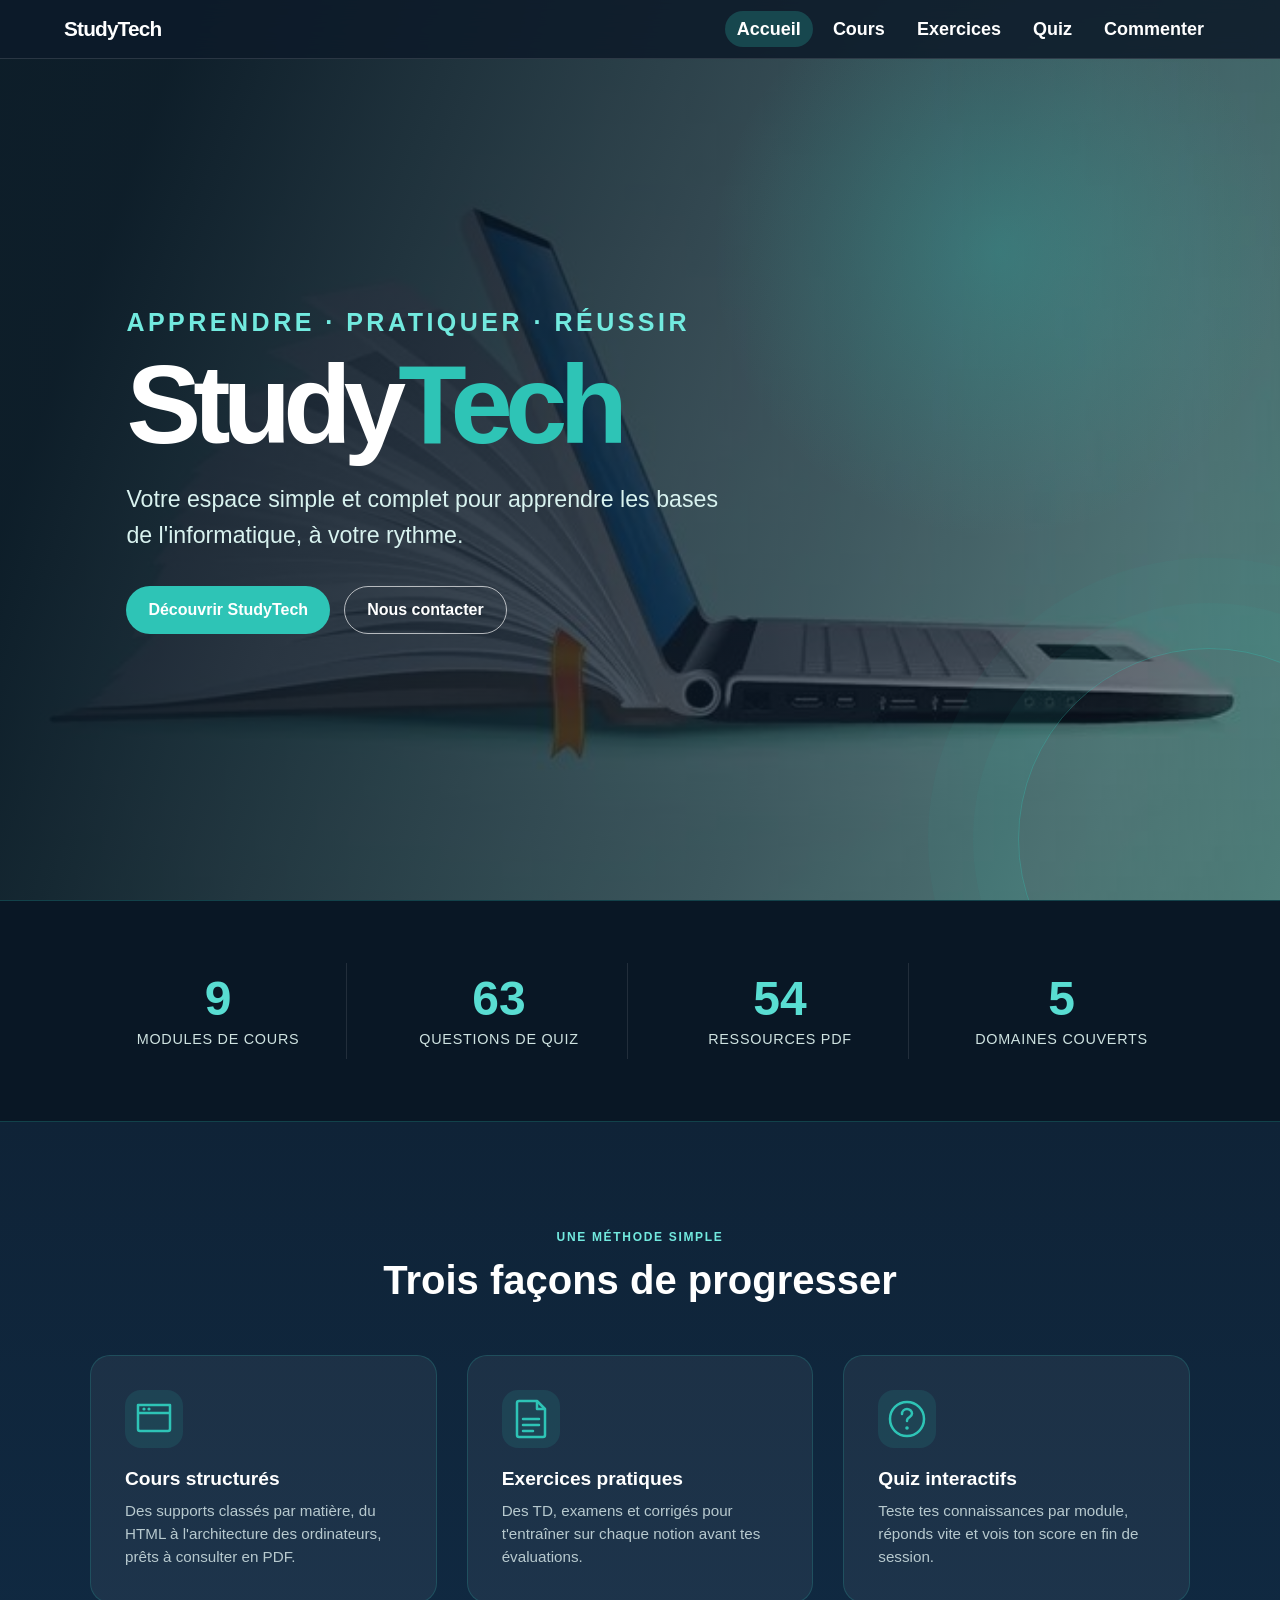
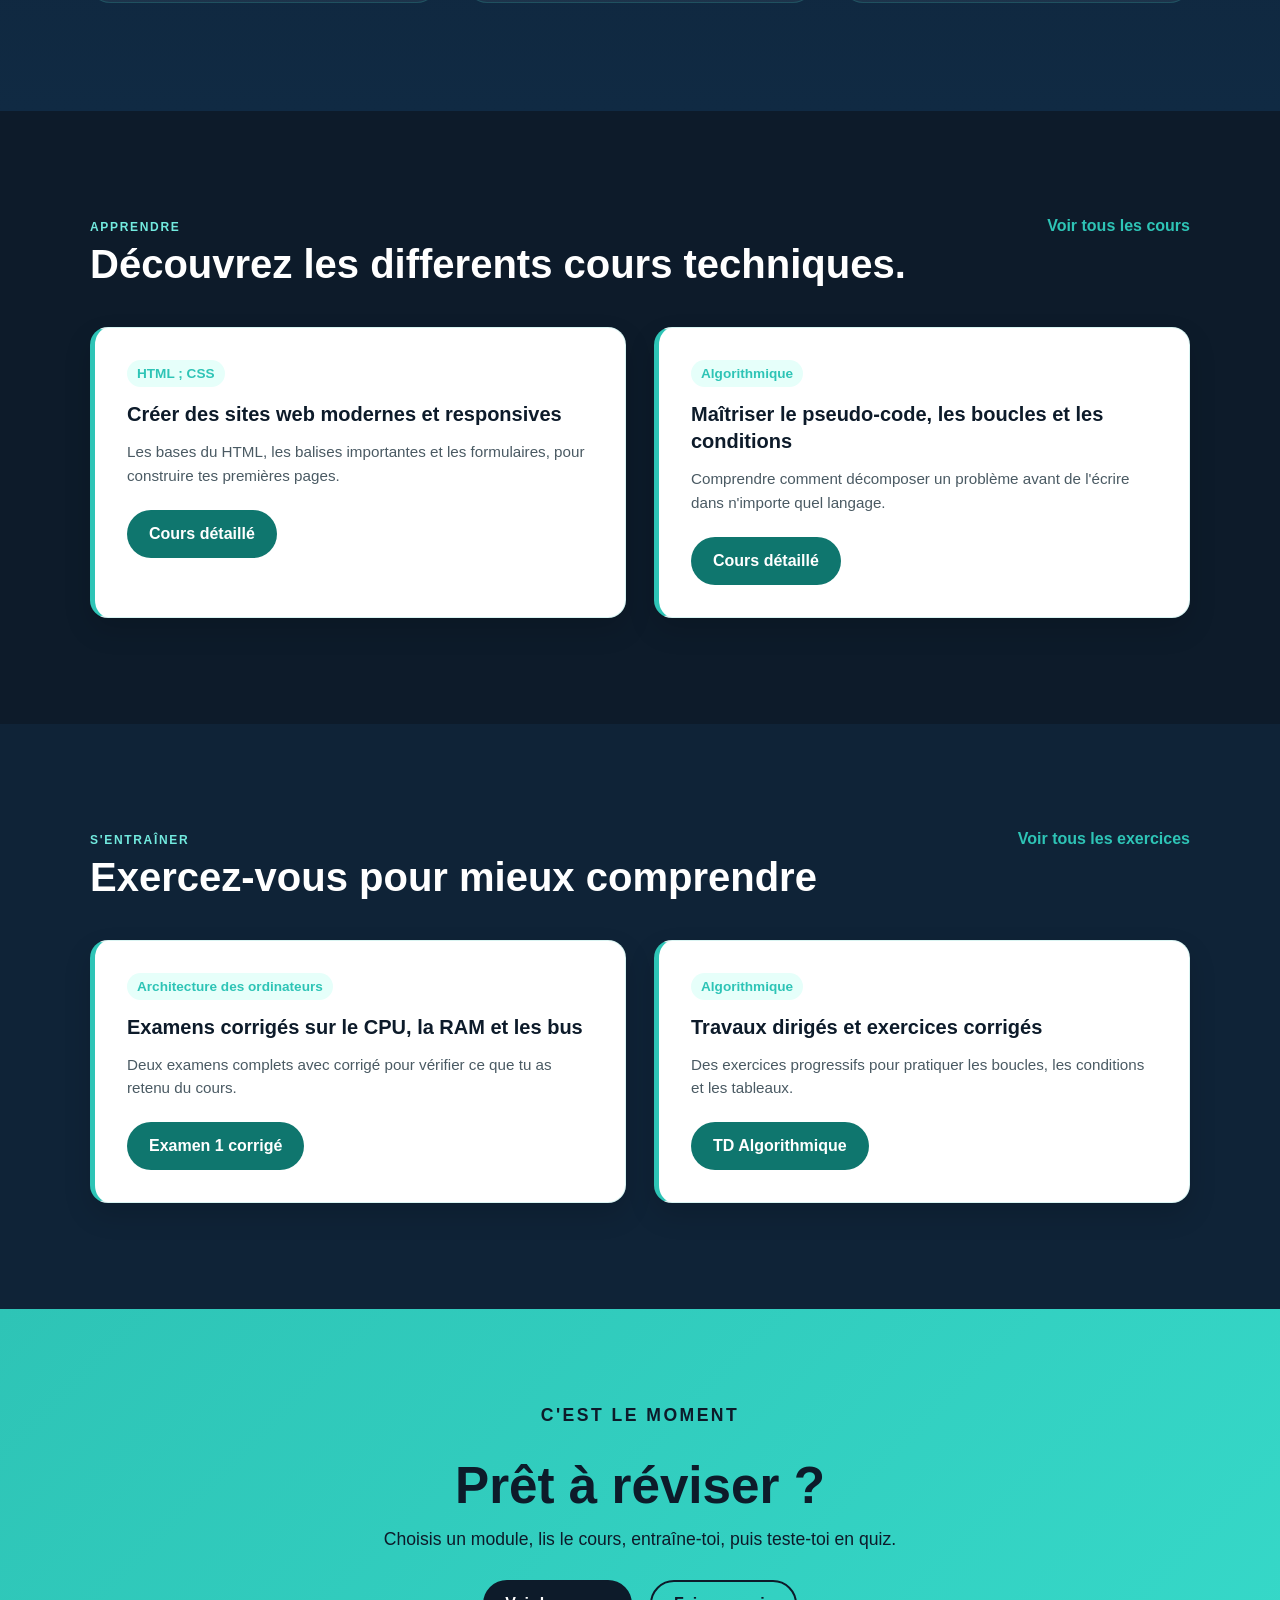
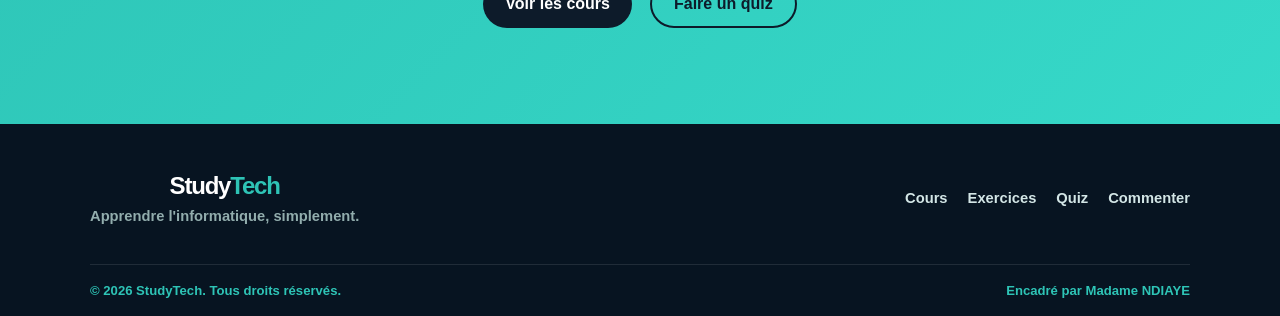
<file: index.html>
<!DOCTYPE html>
<html lang="en">
<head>
    <meta charset="UTF-8">
    <meta name="viewport" content="width=device-width, initial-scale=1.0">
    <title>ACCUEIL</title>
    <link rel="stylesheet" href="projet.css">
</head>
<body>
     <header>
        <a href="index.html">StudyTech</a>
        <input type="checkbox" id="menu-toggle" class="menu-toggle">
        <label for="menu-toggle" class="burger" aria-label="Ouvrir le menu">
            <span></span>
            <span></span>
            <span></span>
        </label>
        <nav>
            <ul>
                <li><a href="index.html" class="active">Accueil</a></li>
                <li><a href="cours.html">Cours</a></li>
                <li><a href="exercices.html">Exercices</a></li>
                 <li><a href="quiz.html">Quiz</a></li>
                <li><a href="commenter.html">Commenter</a></li>

            </ul>
        </nav>
    </header>

    <!-- HERO -->
    <section class="acc">
        <div class="hero-content">
            <p class="hero-eyebrow">APPRENDRE · PRATIQUER · RÉUSSIR</p>
            <h1>Study<span>Tech</span></h1>
            <p class="hero-description">Votre espace simple et complet pour apprendre les bases de l'informatique, à votre rythme.</p>
            <div class="hero-actions">
                <a href="a propos.html" class="button">Découvrir StudyTech</a>
                <a href="commenter.html" class="button button-ghost">Nous contacter</a>
            </div>
        </div>
    </section>

    <!-- STATS -->
    <section class="stats" id="stats">
        <div class="stats-grid">
            <div class="stat">
                <span class="stat-number" data-target="10">0</span>
                <span class="stat-label">modules de cours</span>
            </div>
            <div class="stat">
                <span class="stat-number" data-target="70">0</span>
                <span class="stat-label">questions de quiz</span>
            </div>
            <div class="stat">
                <span class="stat-number" data-target="60">0</span>
                <span class="stat-label">ressources PDF</span>
            </div>
            <div class="stat">
                <span class="stat-number" data-target="5">0</span>
                <span class="stat-label">domaines couverts</span>
            </div>
        </div>
    </section>

    <!-- CE QUE PROPOSE STUDYTECH -->
    <section class="features">
            <p class="section-eyebrow">UNE MÉTHODE SIMPLE</p>
            <h2>Trois façons de progresser</h2>
        <div class="features-grid">
            <div class="feature">
                <div class="feature-icon">
                    <svg viewBox="0 0 48 48" fill="none" xmlns="http://www.w3.org/2000/svg">
                        <path d="M8 10h32v24a2 2 0 0 1-2 2H10a2 2 0 0 1-2-2V10Z" stroke="#2ec4b6" stroke-width="2.5" stroke-linejoin="round"/>
                        <path d="M8 18h32" stroke="#2ec4b6" stroke-width="2.5"/>
                        <circle cx="14" cy="14" r="1.6" fill="#2ec4b6"/>
                        <circle cx="19" cy="14" r="1.6" fill="#2ec4b6"/>
                    </svg>
                </div>
                <h3>Cours structurés</h3>
                <p>Des supports classés par matière, du HTML à l'architecture des ordinateurs, prêts à consulter en PDF.</p>
            </div>
            <div class="feature">
                <div class="feature-icon">
                    <svg viewBox="0 0 48 48" fill="none" xmlns="http://www.w3.org/2000/svg">
                        <path d="M12 6h18l8 8v26a2 2 0 0 1-2 2H12a2 2 0 0 1-2-2V8a2 2 0 0 1 2-2Z" stroke="#2ec4b6" stroke-width="2.5" stroke-linejoin="round"/>
                        <path d="M30 6v8h8" stroke="#2ec4b6" stroke-width="2.5" stroke-linejoin="round"/>
                        <path d="M16 24h16M16 30h16M16 36h10" stroke="#2ec4b6" stroke-width="2.5" stroke-linecap="round"/>
                    </svg>
                </div>
                <h3>Exercices pratiques</h3>
                <p>Des TD, examens et corrigés pour t'entraîner sur chaque notion avant tes évaluations.</p>
            </div>
            <div class="feature">
                <div class="feature-icon">
                    <svg viewBox="0 0 48 48" fill="none" xmlns="http://www.w3.org/2000/svg">
                        <circle cx="24" cy="24" r="17" stroke="#2ec4b6" stroke-width="2.5"/>
                        <path d="M19 19c0-3 2.5-5 5-5s5 2 5 4.5c0 3-3 3.5-4.5 5.5-.6.8-.5 1.6-.5 2" stroke="#2ec4b6" stroke-width="2.5" stroke-linecap="round"/>
                        <circle cx="24" cy="33" r="1.8" fill="#2ec4b6"/>
                    </svg>
                </div>
                <h3>Quiz interactifs</h3>
                <p>Teste tes connaissances par module, réponds vite et vois ton score en fin de session.</p>
            </div>
        </div>
    </section>

    <!-- APERCU DES COURS -->
    <section class="preview preview-cours">
        <div class="preview-head">
            <div><p class="section-eyebrow">APPRENDRE</p><h2>Découvrez les differents cours techniques.</h2></div>
            <a href="cours.html" class="text-link">Voir tous les cours</a>
        </div>
        <div class="preview-grid">
            <article class="preview-card">
                <span class="preview-tag">HTML ; CSS</span>
                <h3>Créer des sites web modernes et responsives</h3>
                <p>Les bases du HTML, les balises importantes et les formulaires, pour construire tes premières pages.</p>
                <a href="./pdf/COURS.pdf" class="button">Cours détaillé</a>
            </article>
            <article class="preview-card">
                <span class="preview-tag">Algorithmique</span>
                <h3>Maîtriser le pseudo-code, les boucles et les conditions</h3>
                <p>Comprendre comment décomposer un problème avant de l'écrire dans n'importe quel langage.</p>
                <a href="./pdf/ALGO ET PROGRAMME.pdf" class="button">Cours détaillé</a>
            </article>
        </div>
    </section>

    <!-- APERCU DES EXERCICES -->
    <section class="preview preview-exos">
        <div class="preview-head">
            <div><p class="section-eyebrow">S'ENTRAÎNER</p><h2>Exercez-vous pour mieux comprendre</h2></div>
            <a href="exercices.html" class="text-link">Voir tous les exercices</a>
        </div>
        <div class="preview-grid">
            <article class="preview-card">
                <span class="preview-tag">Architecture des ordinateurs</span>
                <h3>Examens corrigés sur le CPU, la RAM et les bus</h3>
                <p>Deux examens complets avec corrigé pour vérifier ce que tu as retenu du cours.</p>
                <a href="./pdf/EXAMEN ARCHITECTURES 1 CORRIGE.pdf" class="button">Examen 1 corrigé</a>
            </article>
            <article class="preview-card">
                <span class="preview-tag">Algorithmique</span>
                <h3>Travaux dirigés et exercices corrigés</h3>
                <p>Des exercices progressifs pour pratiquer les boucles, les conditions et les tableaux.</p>
                <a href="./pdf/TD ALGO.pdf" class="button">TD Algorithmique</a>
            </article>
        </div>
    </section>

    <!-- CTA -->
    <section class="home-cta">
        <p class="cta-eyebrow">C'EST LE MOMENT</p>
        <h2>Prêt à réviser ?</h2>
        <p>Choisis un module, lis le cours, entraîne-toi, puis teste-toi en quiz.</p>
        <div class="home-cta-buttons">
            <a href="cours.html" class="button">Voir les cours</a>
            <a href="quiz.html" class="button button-outline">Faire un quiz</a>
        </div>
    </section>
    
    <footer>
        <div class="footer-content">
            <div class="footer-brand">
                <a href="index.html">Study<span>Tech</span></a>
                <p>Apprendre l'informatique, simplement.</p>
            </div>
            <nav class="footer-nav" aria-label="Navigation de pied de page">
                <a href="cours.html">Cours</a>
                <a href="exercices.html">Exercices</a>
                <a href="quiz.html">Quiz</a>
                <a href="commenter.html">Commenter</a>
            </nav>
        </div>
        <div class="footer-bottom">
            <span>© 2026 StudyTech. Tous droits réservés.</span>
            <span>Encadré par Madame NDIAYE</span>
        </div>
    </footer>
  <script src="script.js"></script>
</body>
</html>
</file>
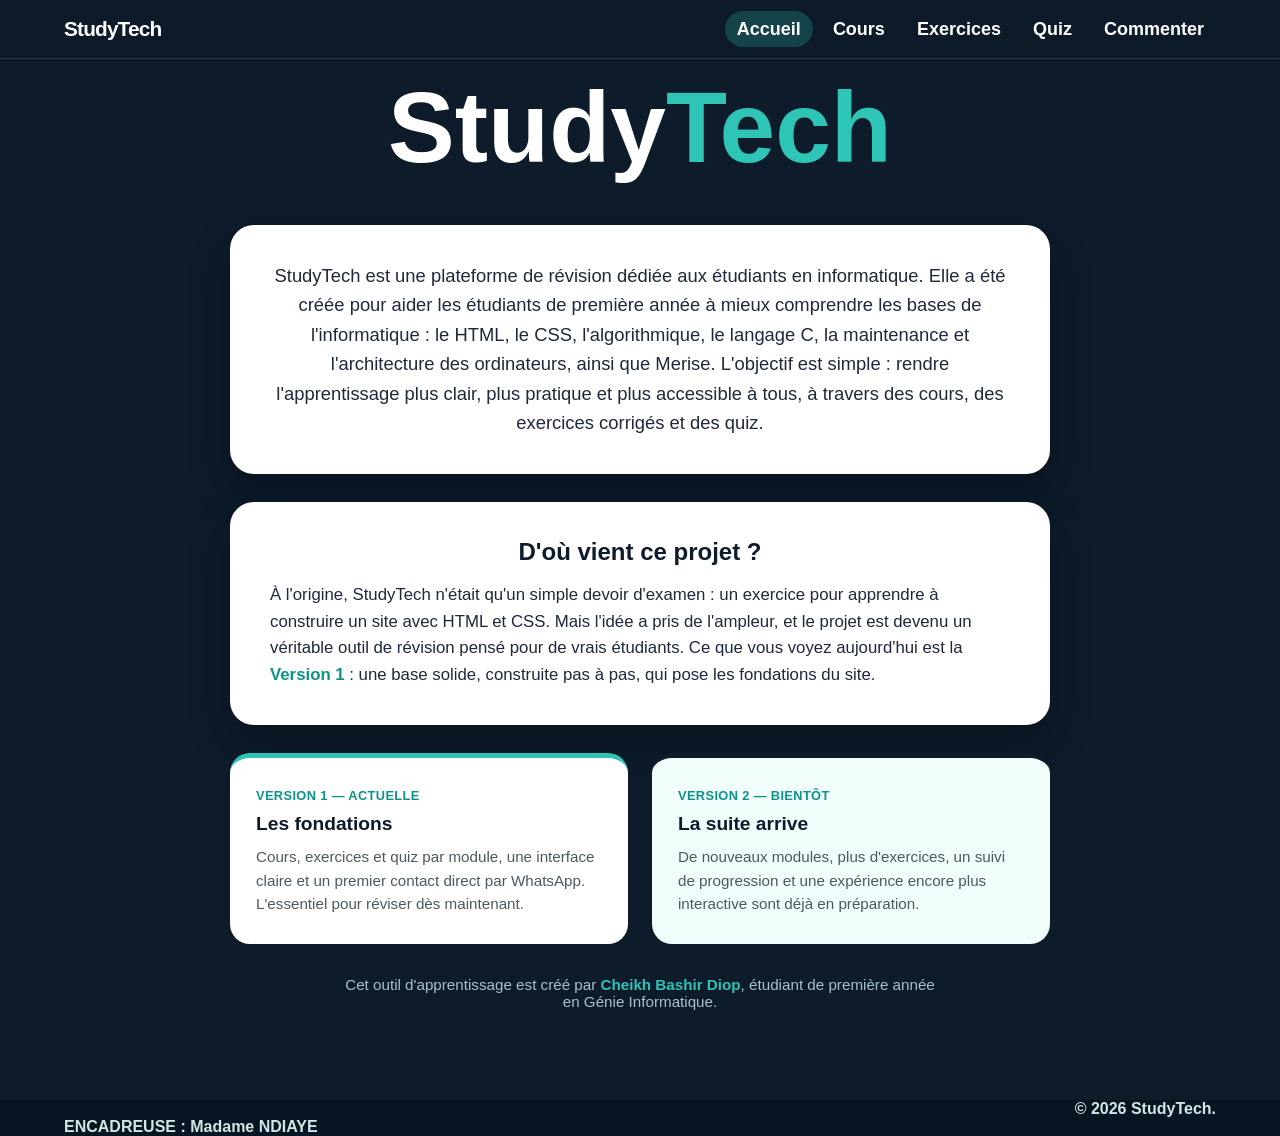
<file: a propos.html>
<!DOCTYPE html>
<html lang="en">
<head>
    <meta charset="UTF-8">
    <meta name="viewport" content="width=device-width, initial-scale=1.0">
    <title>A PROPOS</title>
    <link rel="stylesheet" href="projet.css">
</head>
<body>
       <header>
        <a href="index.html">StudyTech</a>
        <input type="checkbox" id="menu-toggle" class="menu-toggle">
        <label for="menu-toggle" class="burger" aria-label="Ouvrir le menu">
            <span></span>
            <span></span>
            <span></span>
        </label>
        <nav>
            <ul>
                <li><a href="index.html" class="active">Accueil</a></li>
                <li><a href="cours.html">Cours</a></li>
                <li><a href="exercices.html">Exercices</a></li>
                 <li><a href="quiz.html">Quiz</a></li>
                <li><a href="commenter.html">Commenter</a></li>

            </ul>
        </nav>
    </header>

<section class="propos">
    <h1>Study<span>Tech</span></h1>

    <div class="propos-card">
        <p>
            StudyTech est une plateforme de révision dédiée aux étudiants en informatique.
            Elle a été créée pour aider les étudiants de première année à mieux comprendre
            les bases de l'informatique : le HTML, le CSS, l'algorithmique, le langage C,
            la maintenance et l'architecture des ordinateurs, ainsi que Merise.
            L'objectif est simple : rendre l'apprentissage plus clair, plus pratique
            et plus accessible à tous, à travers des cours, des exercices corrigés et des quiz.
        </p>
    </div>

    <div class="propos-card propos-story">
        <h2>D'où vient ce projet ?</h2>
        <p class="story-text">
            À l'origine, StudyTech n'était qu'un simple devoir d'examen : un exercice pour
            apprendre à construire un site avec HTML et CSS. Mais l'idée a pris de l'ampleur,
            et le projet est devenu un véritable outil de révision pensé pour de vrais étudiants.
            Ce que vous voyez aujourd'hui est la <strong>Version 1</strong> : une base solide,
            construite pas à pas, qui pose les fondations du site.
        </p>
    </div>

    <div class="version-grid">
        <div class="version-card version-current">
            <span class="version-tag">Version 1 — actuelle</span>
            <h3>Les fondations</h3>
            <p>Cours, exercices et quiz par module, une interface claire et un premier
            contact direct par WhatsApp. L'essentiel pour réviser dès maintenant.</p>
        </div>
        <div class="version-card version-next">
            <span class="version-tag">Version 2 — bientôt</span>
            <h3>La suite arrive</h3>
            <p>De nouveaux modules, plus d'exercices, un suivi de progression et
            une expérience encore plus interactive sont déjà en préparation.</p>
        </div>
    </div>

    <p class="propos-credit">
        Cet outil d'apprentissage est créé par <strong>Cheikh Bashir Diop</strong>,
        étudiant de première année en Génie Informatique.
    </p>
</section>
            
    <footer>
        <div class="droite">© 2026 StudyTech.</div>
        <div class="gauche">ENCADREUSE : Madame NDIAYE</div>
    </footer>
    
  <script src="script.js"></script>
</body>
</html>
</file>
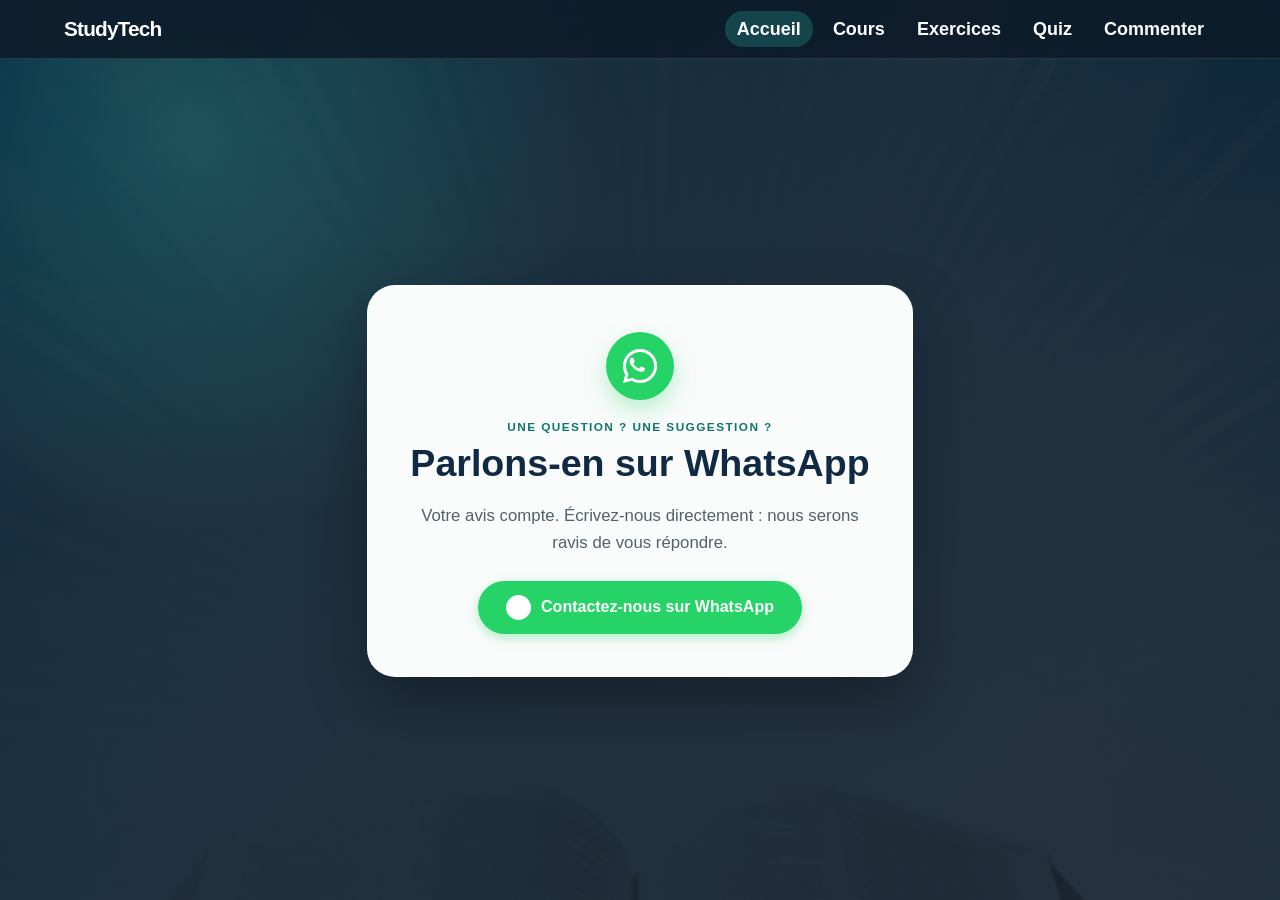
<file: commenter.html>
<!DOCTYPE html>
<html lang="fr">
<head>
    <meta charset="UTF-8">
    <meta name="viewport" content="width=device-width, initial-scale=1.0">
    <title>Nous contacter - StudyTech</title>
    <link rel="stylesheet" href="projet.css">
</head>
<body>
    
      <header>
        <a href="index.html">StudyTech</a>
        <input type="checkbox" id="menu-toggle" class="menu-toggle">
        <label for="menu-toggle" class="burger" aria-label="Ouvrir le menu">
            <span></span>
            <span></span>
            <span></span>
        </label>
        <nav>
            <ul>
                <li><a href="index.html" class="active">Accueil</a></li>
                <li><a href="cours.html">Cours</a></li>
                <li><a href="exercices.html">Exercices</a></li>
                 <li><a href="quiz.html">Quiz</a></li>
                <li><a href="commenter.html">Commenter</a></li>

            </ul>
        </nav>
    </header>

     <main class="formalitaire">
        <section class="form contact-card" aria-labelledby="contact-title">
             <div class="whatsapp-logo" aria-hidden="true">
                <svg viewBox="0 0 32 32" role="img" focusable="false"><path fill="currentColor" d="M19.11 17.35c-.29-.15-1.7-.84-1.96-.94-.26-.1-.45-.15-.64.15-.19.29-.74.94-.91 1.13-.17.19-.34.22-.63.07-.29-.15-1.22-.45-2.33-1.43-.86-.77-1.44-1.71-1.61-2-.17-.29-.02-.45.13-.6.13-.13.29-.34.44-.51.15-.17.19-.29.29-.49.1-.19.05-.36-.02-.51-.07-.15-.64-1.54-.88-2.11-.23-.55-.47-.48-.64-.49h-.55c-.19 0-.5.07-.76.36-.26.29-1 0.98-1 2.38s1.03 2.75 1.17 2.94c.15.19 2.03 3.1 4.91 4.35.69.3 1.22.47 1.64.6.69.22 1.31.19 1.8.12.55-.08 1.7-.69 1.94-1.36.24-.67.24-1.25.17-1.37-.07-.12-.26-.19-.55-.34z"/><path fill="currentColor" d="M16.02 3C8.84 3 3 8.84 3 16.02c0 2.3.6 4.54 1.75 6.51L3 29l6.66-1.72a12.95 12.95 0 0 0 6.36 1.66h.01c7.18 0 13.02-5.84 13.02-13.02C29.05 8.84 23.2 3 16.02 3zm0 23.74h-.01a10.75 10.75 0 0 1-5.48-1.5l-.39-.23-3.95 1.02 1.06-3.85-.25-.4a10.74 10.74 0 1 1 9.02 4.96z"/></svg>
             </div>
             <p class="contact-eyebrow">UNE QUESTION ? UNE SUGGESTION ?</p>
             <h1 id="contact-title">Parlons-en sur WhatsApp</h1>
             <section class="whatsapp-contact">
                <p>Votre avis compte. Écrivez-nous directement : nous serons ravis de vous répondre.</p>
                <a href="https://wa.me/221786649845?text=Bonjour CBD%2C%20je%20vous%20contacte%20depuis%20le%20site%20StudyTech%20%F0%9F%98%8A" 
                   class="whatsapp-btn" 
                   target="_blank" 
                   rel="noopener noreferrer">
                    <span class="whatsapp-icon" aria-hidden="true"><svg viewBox="0 0 32 32" focusable="false"><path fill="currentColor" d="M19.11 17.35c-.29-.15-1.7-.84-1.96-.94-.26-.1-.45-.15-.64.15-.19.29-.74.94-.91 1.13-.17.19-.34.22-.63.07-.29-.15-1.22-.45-2.33-1.43-.86-.77-1.44-1.71-1.61-2-.17-.29-.02-.45.13-.6.13-.13.29-.34.44-.51.15-.17.19-.29.29-.49.1-.19.05-.36-.02-.51-.07-.15-.64-1.54-.88-2.11-.23-.55-.47-.48-.64-.49h-.55c-.19 0-.5.07-.76.36-.26.29-1 0.98-1 2.38s1.03 2.75 1.17 2.94c.15.19 2.03 3.1 4.91 4.35.69.3 1.22.47 1.64.6.69.22 1.31.19 1.8.12.55-.08 1.7-.69 1.94-1.36.24-.67.24-1.25.17-1.37-.07-.12-.26-.19-.55-.34z"/><path fill="currentColor" d="M16.02 3C8.84 3 3 8.84 3 16.02c0 2.3.6 4.54 1.75 6.51L3 29l6.66-1.72a12.95 12.95 0 0 0 6.36 1.66h.01c7.18 0 13.02-5.84 13.02-13.02C29.05 8.84 23.2 3 16.02 3zm0 23.74h-.01a10.75 10.75 0 0 1-5.48-1.5l-.39-.23-3.95 1.02 1.06-3.85-.25-.4a10.74 10.74 0 1 1 9.02 4.96z"/></svg></span>
                    Contactez-nous sur WhatsApp
                </a>
             </section>
</section>
</main>
     
  <script src="script.js"></script>
</body>
</html>
</file>
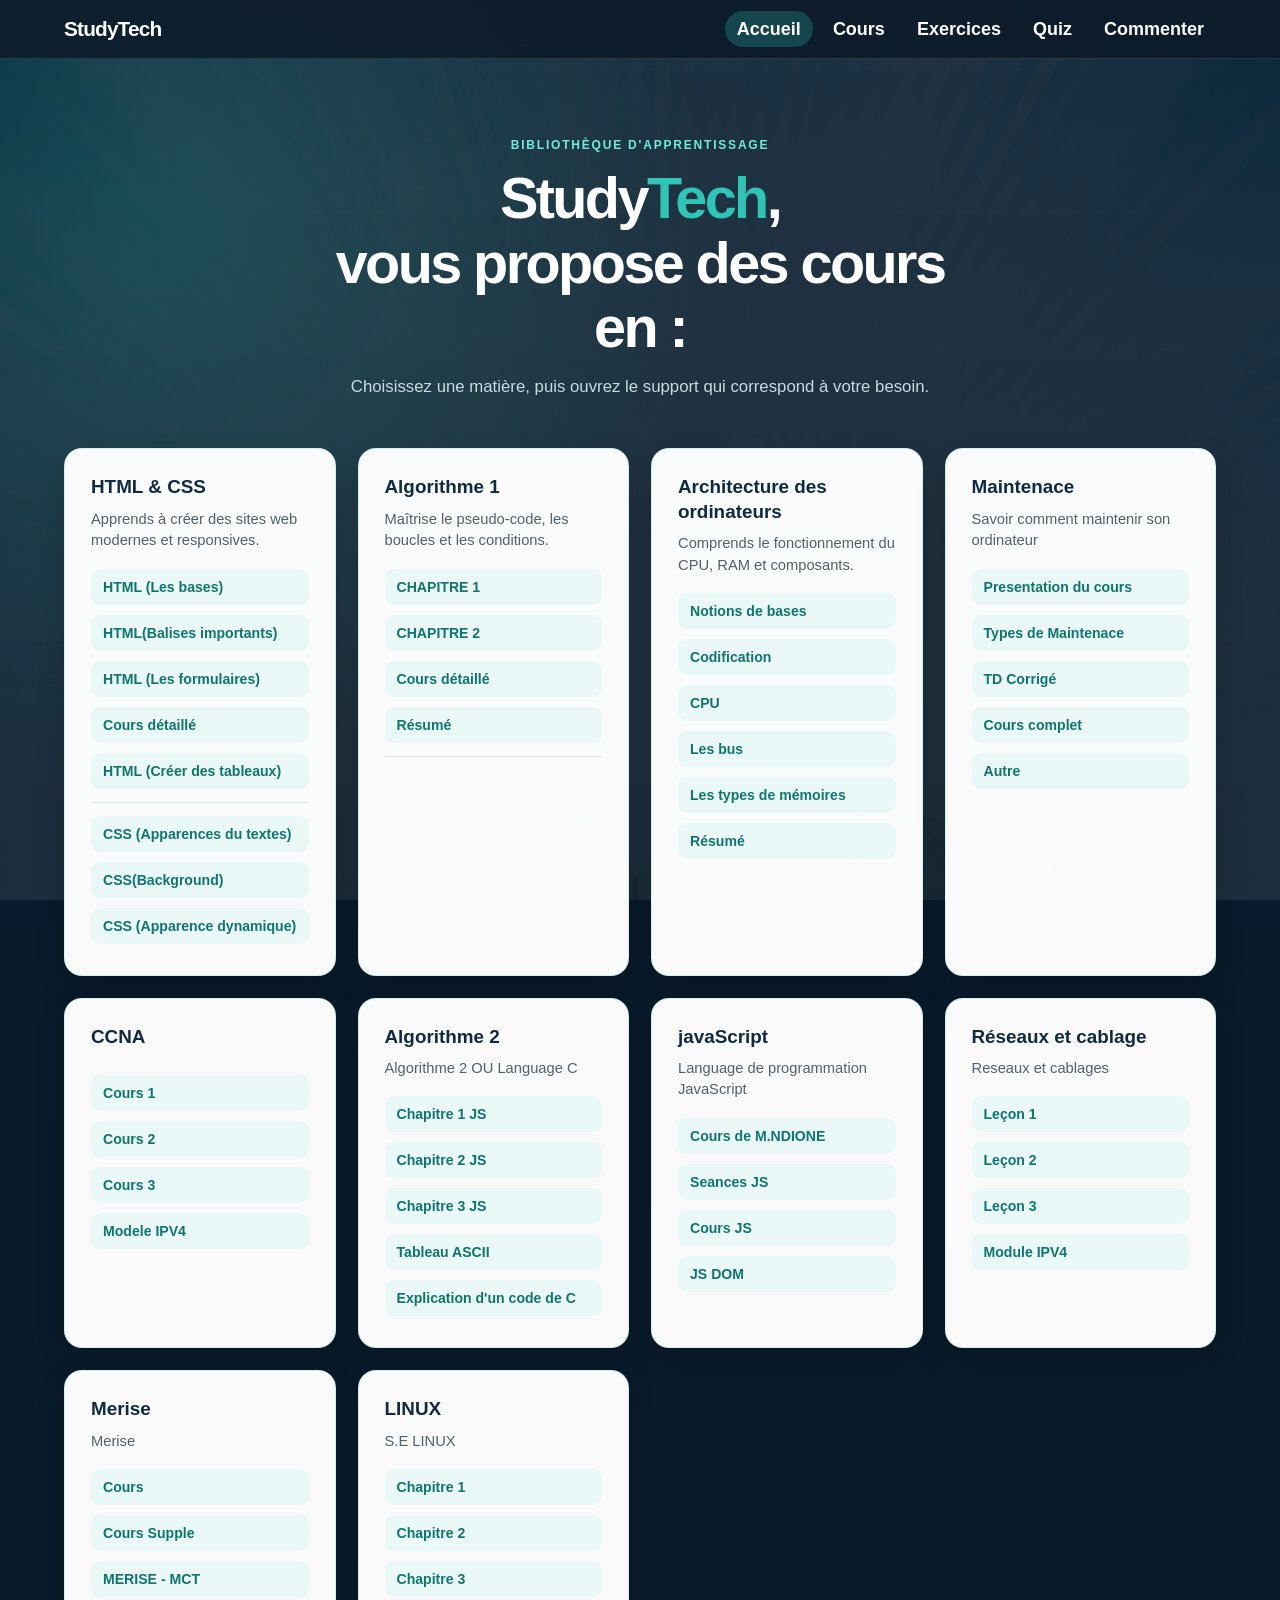
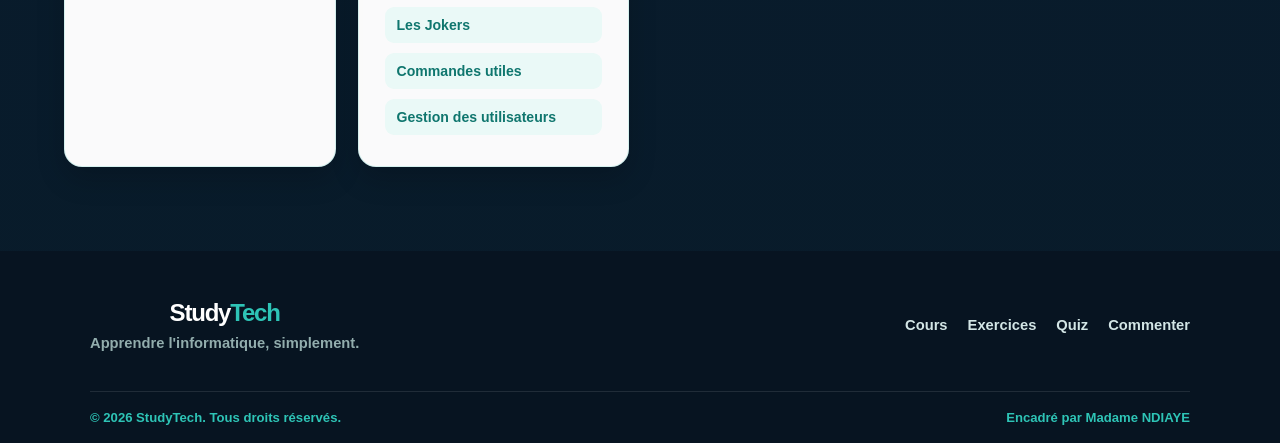
<file: cours.html>
<!DOCTYPE html>
<html lang="fr">
<head>
    <meta charset="UTF-8">
    <meta name="viewport" content="width=device-width, initial-scale=1.0">
    <title>Cours - StudyTech</title>
    <link rel="stylesheet" href="projet.css">
</head>
<body class="resource-page courses-page">
     <header>
        <a href="index.html">StudyTech</a>
        <input type="checkbox" id="menu-toggle" class="menu-toggle">
        <label for="menu-toggle" class="burger" aria-label="Ouvrir le menu">
            <span></span>
            <span></span>
            <span></span>
        </label>
        <nav>
            <ul>
                <li><a href="index.html" class="active">Accueil</a></li>
                <li><a href="cours.html">Cours</a></li>
                <li><a href="exercices.html">Exercices</a></li>
                 <li><a href="quiz.html">Quiz</a></li>
                <li><a href="commenter.html">Commenter</a></li>

            </ul>
        </nav>
    </header>

    <main class="cours resource-section">
        <p class="resource-eyebrow">BIBLIOTHÈQUE D'APPRENTISSAGE</p>
        <h2>Study<span>Tech</span>, <br> vous propose des cours en :</h2>
        <p class="resource-intro">Choisissez une matière, puis ouvrez le support qui correspond à votre besoin.</p>
        
        <div class="bloc">
            <div class="bloc1">
                <h3>HTML & CSS</h3>
                <p>Apprends à créer des sites web modernes et responsives.</p>
                <a href="./pdf/HTML CHAP1.pdf" class="button">HTML (Les bases)</a>
                <a href="./pdf/HTML_balises.pdf" class="button">HTML(Balises importants)</a>
                <a href="./pdf/Tutoriel Complet sur les Formulaires HTML.docx.pdf" class="button">HTML (Les formulaires)</a>
                <a href="./pdf/COURS.pdf">Cours détaillé</a>
                <a href="./" class="button">HTML (Créer des tableaux)</a><hr>
                <a href="./" class="button">CSS (Apparences du textes)</a>
                <a href="./" class="button">CSS(Background)</a>
                <a href="./" class="button">CSS (Apparence dynamique)</a>
            </div>


            <div class="bloc2">
                <h3>Algorithme 1</h3>
                <p>Maîtrise le pseudo-code, les boucles et les conditions.</p>
                <a href="./pdf/CHAPITRE 1.pdf" class="button">CHAPITRE 1</a>
                <a href="./pdf/CHAPITRE 2.pdf" class="button">CHAPITRE 2</a>
                <a href="./pdf/ALGO ET PROGRAMME.pdf" class="button">Cours détaillé</a>
                <a href="https://fr.scribd.com/document/389964726/Resume-du-cours-sur-les-algorithmes-pdf" class="button">Résumé</a> <hr>
            </div>

            <div class="bloc3">
                <h3>Architecture des ordinateurs</h3>
                <p>Comprends le fonctionnement du CPU, RAM et composants.</p>
                <a href="./pdf/POLYCOPIé COURS .pdf" class="button">Notions de bases</a>
                <a href="./" class="button">Codification</a>
                <a href="./pdf/CPU.pdf" class="button">CPU</a>
                <a href="./pdf/EXPOSE SUR LES BUS ET L'INTERCONNEXION DES COMPOSANTS.pdf" class="button">Les bus</a>
                <a href="./pdf/EXPOSE SUR LES TYPES DIFFERENTS MEMOIRES.pdf" class="button">Les types de mémoires</a>
                <a href="./pdf/COURS_ARCHI_LGI_2025.pdf" class="button">Résumé</a>
            </div>

             <div class="bloc4">
                <h3>Maintenace</h3>
                <p>Savoir comment maintenir son ordinateur</p>
                <a href="./pdf/Presentation du cours.pdf" class="button">Presentation du cours</a>
                <a href="./pdf/TABLEAU RECAP DES TYPES DE MAINTENACES.pdf" class="button">Types de Maintenace</a>
                <a href="./pdf/QCM POUR EVALUATIONS CORRIGE 2.pdf" class="button">TD Corrigé</a>
                <a href="https://fr.scribd.com/doc/143411644/69255585-Cours-Maintenance-Informatique-pdf" class="button">Cours complet</a>
                <a href="http://www.mcours.net/cours/pdf/yass2/yass2cllic852.pdf" >Autre</a>
            </div>

            <div class="bloc9">
                <h3>CCNA </h3>
                <p></p>
                <a href="./pdf/ITN_Module_10.pptx" class="button">Cours 1</a>
                <a href="./pdf/ITN_Module_11.pptx" class="button">Cours 2</a>
                <a href="./pdf/ITN_Module_2.pptx" class="button">Cours 3</a>
                <a href="./pdf/Module11_IPv4_Moderne.pptx" class="button">Modele IPV4</a>
            </div>

             
             <div class="bloc5">
                <h3>Algorithme 2</h3>
                <p>Algorithme 2 OU Language C</p>
                <a href="./pdf/Chapitre 1. L'introduction au langaugeC.pdf" class="button">Chapitre 1 JS</a>
                <a href="./pdf/Chapitre 2 . La structure de controle conditionnelle  Mr NDIONE.pdf" class="button">Chapitre 2 JS</a>
                <a href="./pdf/Chapitres 3 Les structures repetives YND.pdf" class="button">Chapitre 3 JS</a>
                <a href="./pdf/table_ascii_unicode.pdf" class="button">Tableau ASCII</a>
                 <a href="./pdf/exercices corrigés algorithme.pdf" class="button">Explication d'un code de C</a>
            </div>

        
             <div class="bloc5">
                <h3>javaScript</h3>
                <p>Language de programmation JavaScript</p>
                <a href="./pdf/Cours JS M.NDIONE.pdf" class="button">Cours de M.NDIONE</a>
                <a href="./pdf/Seances1_2_3_JavaScript.pdf" class="button">Seances JS</a>
                <a href="./pdf/javascript (1).pdf" class="button">Cours JS</a>
                <a href="./pdf/cours_javascript_arrays_dom.pdf" class="button">JS DOM</a>
            </div>

            <div class="bloc6">
                <h3>Réseaux et cablage</h3>
                <p>Reseaux et cablages</p>
                <a href="./pdf/Lesson 1.pptx" class="button">Leçon 1</a>
                <a href="./pdf/Lesson 2.pptx" class="button">Leçon 2</a>
                <a href="./pdf/Lesson 3.pptx" class="button">Leçon 3</a>
                <a href="./pdf/Module11_IPv4_Moderne.pptx" class="button">Module IPV4</a>
            </div>

            <div class="bloc7">
                <h3>Merise</h3>
                <p>Merise</p>
                <a href="./pdf/cours_merise_final.pdf" class="button">Cours</a>
                <a href="./pdf/MERISE.pdf" class="button">Cours Supple</a>
                <a href="./pdf/Merise - MCT - unipro.pdf" class="button">MERISE - MCT</a>
            </div>

            <div class="bloc8">
                <h3>LINUX</h3>
                <p>S.E LINUX</p>
                <a href="./pdf/LUNIX Chap1.pdf" class="button">Chapitre 1</a>
                <a href="./pdf/LUNIX Chap2.pdf" class="button">Chapitre 2</a>
                <a href="./pdf/LUNIX Chap3.pdf" class="button">Chapitre 3</a>
                <a href="./pdf/lesJockeys.pdf" class="button">Les Jokers</a>
                <a href="./pdf/COMMANDES UTILES.pdf" class="button">Commandes utiles</a>
                <a href="./pdf/gestion des utilisateurs.pdf">Gestion des utilisateurs</a>
            </div>

        
        </div>
    </main>
    <footer>
        <div class="footer-content">
            <div class="footer-brand"><a href="index.html">Study<span>Tech</span></a><p>Apprendre l'informatique, simplement.</p></div>
            <nav class="footer-nav" aria-label="Navigation de pied de page">
                <a href="cours.html">Cours</a>
                <a href="exercices.html">Exercices</a>
                <a href="quiz.html">Quiz</a>
                <a href="commenter.html">Commenter</a></nav>
        </div>
        <div class="footer-bottom"><span>© 2026 StudyTech. Tous droits réservés.</span><span>Encadré par Madame NDIAYE</span></div>
    </footer>

  <script src="script.js"></script>
</body>
</html>
</file>
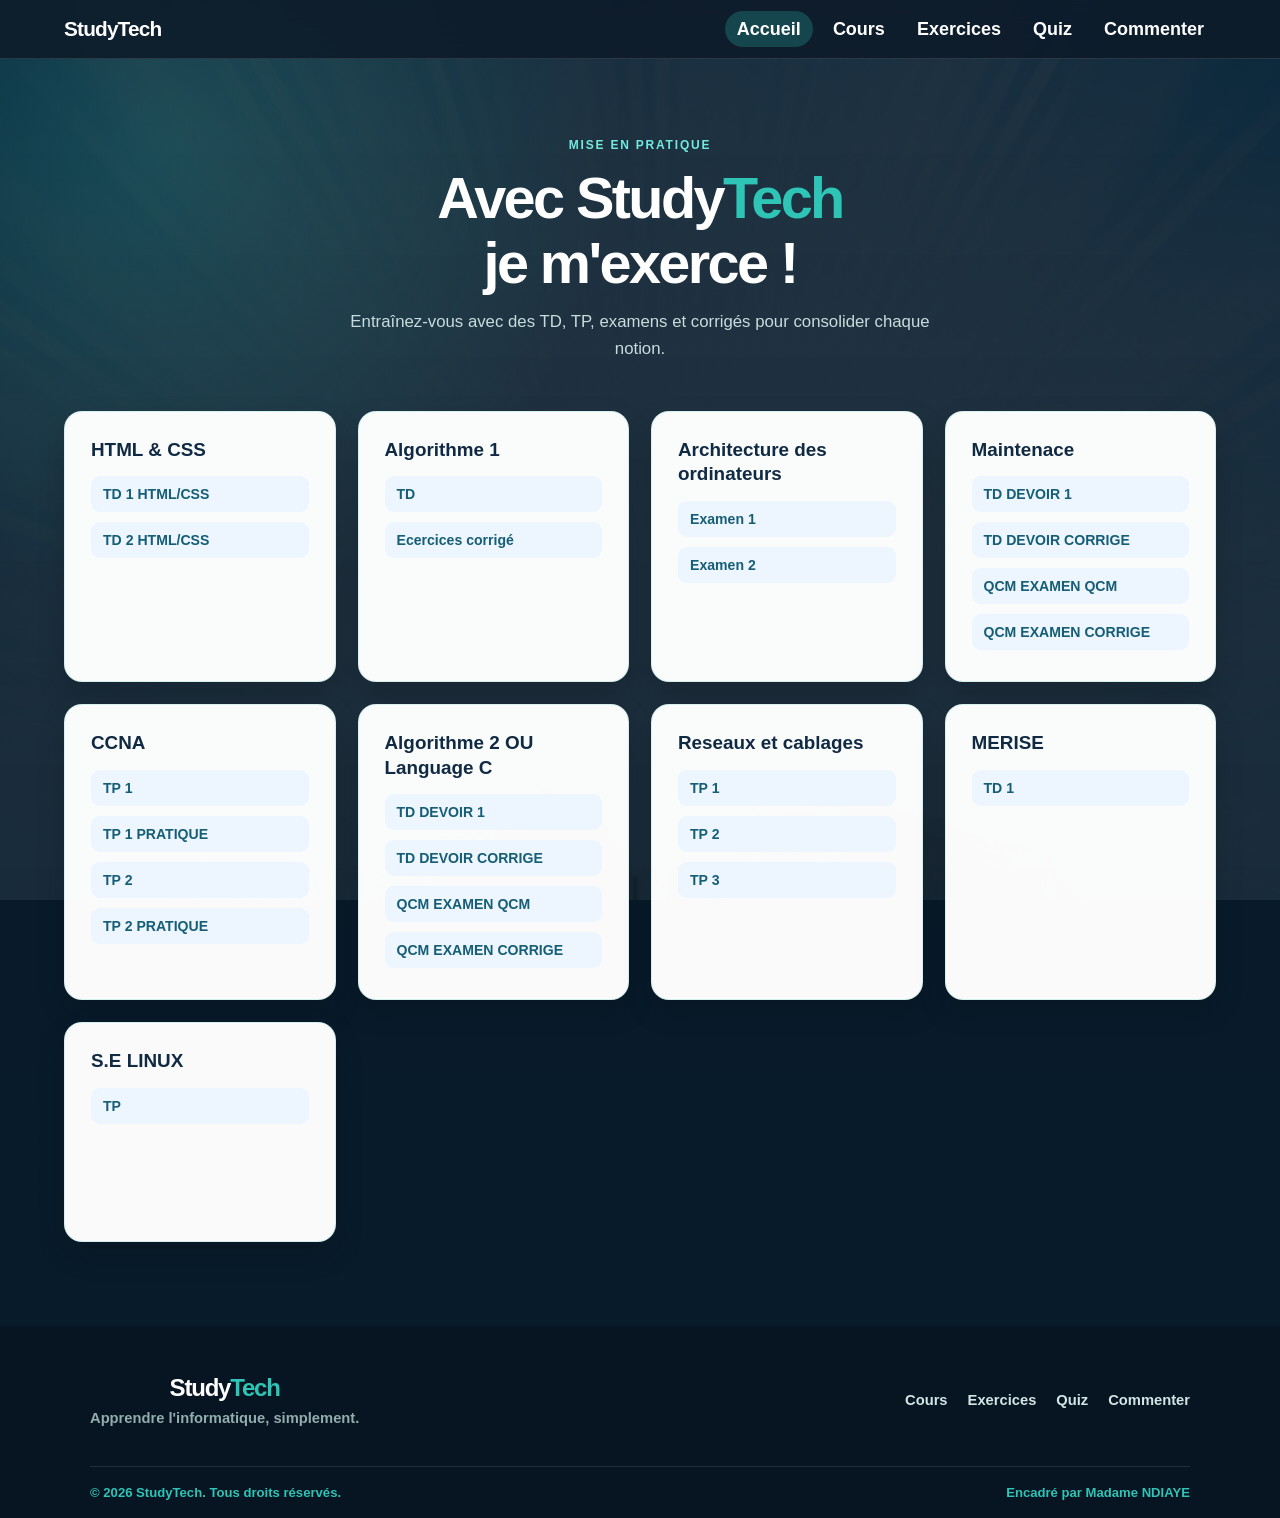
<file: exercices.html>
<!DOCTYPE html>
<html lang="fr">
<head>
    <meta charset="UTF-8">
    <meta name="viewport" content="width=device-width, initial-scale=1.0">
    <title>Exercices</title>
    <link rel="stylesheet" href="projet.css">
</head>
<body class="resource-page exercises-page">
     <header>
        <a href="index.html">StudyTech</a>
        <input type="checkbox" id="menu-toggle" class="menu-toggle">
        <label for="menu-toggle" class="burger" aria-label="Ouvrir le menu">
            <span></span>
            <span></span>
            <span></span>
        </label>
        <nav>
            <ul>
                <li><a href="index.html" class="active">Accueil</a></li>
                <li><a href="cours.html">Cours</a></li>
                <li><a href="exercices.html">Exercices</a></li>
                 <li><a href="quiz.html">Quiz</a></li>
                <li><a href="commenter.html">Commenter</a></li>

            </ul>
        </nav>
    </header>

     <main class="cours resource-section">
        <p class="resource-eyebrow">MISE EN PRATIQUE</p>
        <h2> Avec Study<span>Tech</span> <br>je m'exerce !</h2>
        <p class="resource-intro">Entraînez-vous avec des TD, TP, examens et corrigés pour consolider chaque notion.</p>
        
        <div class="bloc">
            <div class="bloc1">
                <h3>HTML & CSS</h3>
                <a href="https://toulibre.org/pub/2012-02-29-rencontre/presentation/exercices/index.php@nocrypt&solution.html">TD 1 HTML/CSS</a>
                <a href="https://qkzk.xyz/docs/nsi/cours_premiere/ihm_web/html_css/" class="button">TD 2 HTML/CSS</a>                
            </div>


            <div class="bloc2">
                <h3>Algorithme 1</h3>
                <a href="./pdf/TD ALGO.pdf" class="button">TD</a>
                <a href="./pdf/exercices corrigés algorithme.pdf" class="button">Ecercices corrigé</a>
                
            </div>

            <div class="bloc3">
                <h3>Architecture des ordinateurs</h3>
                <a href="./pdf/EXAMEN ARCHITECTURES 1 CORRIGE.pdf" class="button">Examen 1</a>
                <a href="./pdf/EXAMEN ARCHITECTURE 2 CORRIGE.pdf" class="button">Examen 2</a>
            </div>

             <div class="bloc4">
                <h3>Maintenace</h3>
                <a href="./pdf/TD QCM 1.pdf" class="button">TD DEVOIR 1</a>
                <a href="./pdf/TD QCM AVEC REPONSES..pdf" class="button">TD DEVOIR CORRIGE</a>
                <a href="./pdf/EXAMEN ARCHITECTURE 2.pdf" class="button">QCM EXAMEN QCM</a>
                <a href="./pdf/QCM POUR EVALUATIONS CORRIGE 2.pdf" class="button">QCM EXAMEN CORRIGE</a>
            </div>

            <div class="bloc9">
                <h3>CCNA </h3>
                <a href="./pdf/TP 1 CCNA 1.pdf" class="button">TP 1</a>
                <a href="./pdf/TP 1.pkt" class="button">TP 1 PRATIQUE</a>
                <a href="./pdf/TP 2.pdf" class="button">TP 2</a>
                <a href="./pdf/TP2.pkt" class="button">TP 2 PRATIQUE</a>
            </div>



            <div class="bloc5">
                <h3>Algorithme 2 OU Language C </h3>
                <a href="./pdf/TD QCM 1.pdf" class="button">TD DEVOIR 1</a>
                <a href="./pdf/TD QCM AVEC REPONSES..pdf" class="button">TD DEVOIR CORRIGE</a>
                <a href="./pdf/EXAMEN ARCHITECTURE 2.pdf" class="button">QCM EXAMEN QCM</a>
                <a href="./pdf/QCM POUR EVALUATIONS CORRIGE 2.pdf" class="button">QCM EXAMEN CORRIGE</a>
            </div>

            <div class="bloc6">
                <h3>Reseaux et cablages</h3>
                <a href="./pdf/TP_01 .pdf" class="button">TP 1</a>
                <a href="./pdf/TP_02.pdf" class="button">TP 2</a>
                <a href="./pdf/TP_03.pdf" class="button">TP 3</a>
            </div>

             <div class="bloc7">
                <h3>MERISE</h3>
                <a href="./pdf/TD MERISE_L1C.pdf" class="button">TD 1</a>
            </div>

             <div class="bloc8">
                <h3>S.E LINUX</h3>
                <a href="./pdf/TD.txt" class="button">TP</a>
            </div>
        </div>
    </main>
    <footer>
        <div class="footer-content">
            <div class="footer-brand"><a href="index.html">Study<span>Tech</span></a><p>Apprendre l'informatique, simplement.</p></div>
            <nav class="footer-nav" aria-label="Navigation de pied de page">
                <a href="cours.html">Cours</a>
                <a href="exercices.html">Exercices</a>
                <a href="quiz.html">Quiz</a>
                <a href="commenter.html">Commenter</a></nav>
        </div>
        <div class="footer-bottom"><span>© 2026 StudyTech. Tous droits réservés.</span><span>Encadré par Madame NDIAYE</span></div>
    </footer>
</body>
</html>
</file>
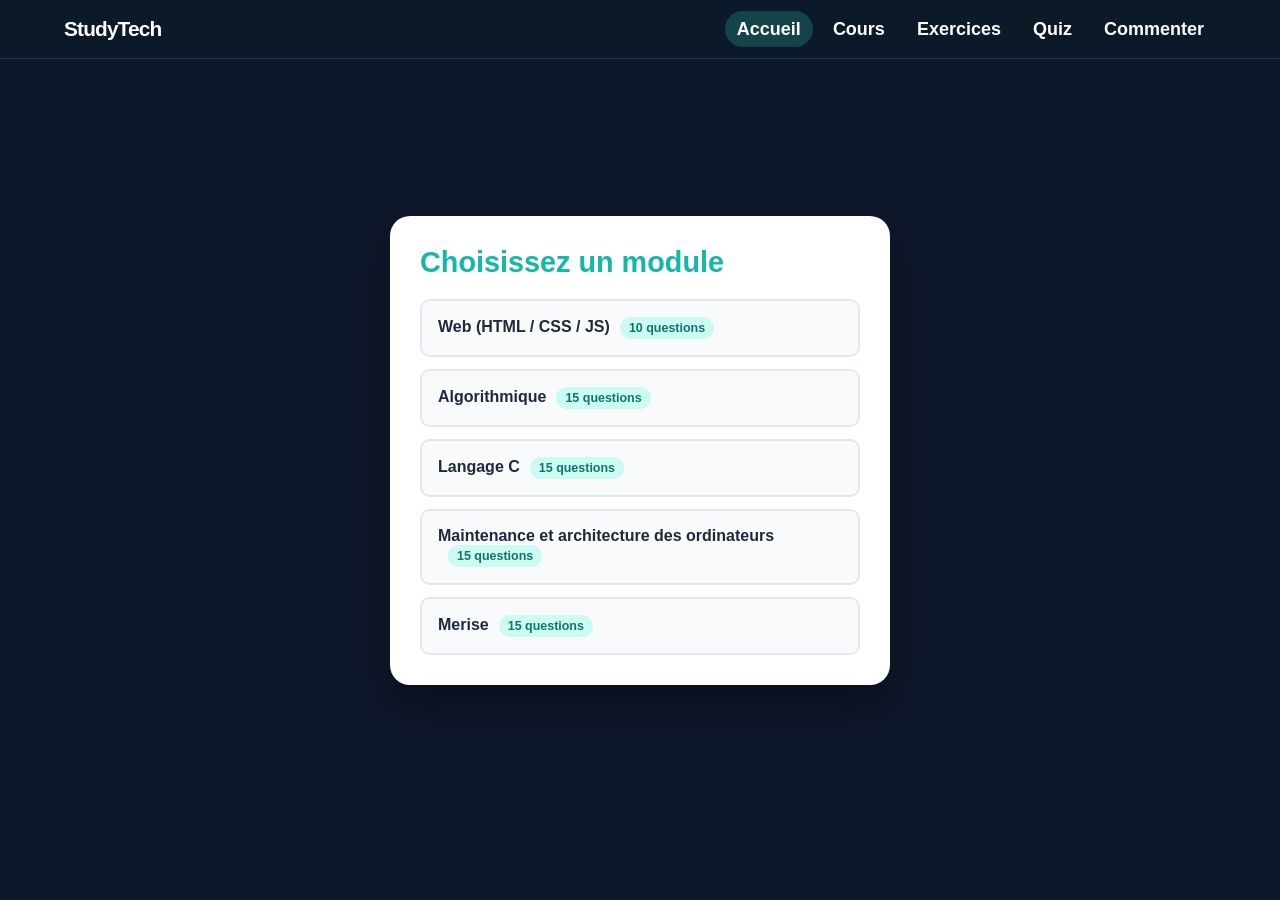
<file: quiz.html>
<!DOCTYPE html>
<html lang="fr">
<head>
  <meta charset="UTF-8">
  <meta name="viewport" content="width=device-width, initial-scale=1.0">
  <title>Quiz - StudyTech</title>
  <link rel="stylesheet" href="projet.css">
</head>

<body class="quiz-page">
   <header>
        <a href="index.html">StudyTech</a>
        <input type="checkbox" id="menu-toggle" class="menu-toggle">
        <label for="menu-toggle" class="burger" aria-label="Ouvrir le menu">
            <span></span>
            <span></span>
            <span></span>
        </label>
        <nav>
            <ul>
                <li><a href="index.html" class="active">Accueil</a></li>
                <li><a href="cours.html">Cours</a></li>
                <li><a href="exercices.html">Exercices</a></li>
                 <li><a href="quiz.html">Quiz</a></li>
                <li><a href="commenter.html">Commenter</a></li>

            </ul>
        </nav>
    </header>

  <main class="quiz-wrapper">
    <div class="quiz-card">

      <!-- Écran de sélection du module -->
      <div id="module-select">
        <h1 class="quiz-title" style="margin-bottom: 20px;">Choisissez un module</h1>
        <div class="module-list">
          <button class="module-btn" data-module="web">Web (HTML / CSS / JS)<span class="module-count"></span></button>
          <button class="module-btn" data-module="algo">Algorithmique<span class="module-count"></span></button>
          <button class="module-btn" data-module="c">Langage C<span class="module-count"></span></button>
          <button class="module-btn" data-module="maintenance">Maintenance et architecture des ordinateurs<span class="module-count"></span></button>
          <button class="module-btn" data-module="merise">Merise<span class="module-count"></span></button>
        </div>
      </div>

      <!-- Écran du quiz -->
      <div id="quiz" class="hidden">

        <div class="quiz-header">
          <h1 id="module-title" class="quiz-title">Quiz</h1>
          <div class="timer-badge">
            <span id="timer">15</span>
          </div>
        </div>

        <p id="question-progress" class="question-progress" aria-live="polite"></p>

        <h2 id="question" class="quiz-question">
          Question ici
        </h2>

        <div class="buttons"></div>

        <button id="change-module-btn" class="change-module-btn hidden">
          Changer de module
        </button>
      </div>

    </div>
  </main>

  <script src="script.js"></script>

</body>
</html>
</file>
<file: projet.css>
* { /*justifier les marges*/
    margin: 0;
    padding: 0;
    box-sizing: border-box;
    font-family: Arial, sans-serif;
}

body {
    background-color: #0d1b2a;
}

/* HEADER */
header {
    background-color:#2ec4b6;
    color: white;
    display: flex;
    justify-content: space-between; /*pour spacer le logo(studyTech) et le nav(acceuil,...)*/
    align-items: center;/*permet de centrer le header*/
    padding: 15px; /*permet de spacer le texte et l'alentour*/
    position: fixed;/*permet de fixer le header*/
    width: 100%; /*permet d'occuper toute la largeur du haeder avec les % qui permet de s'adapter selon l'écran*/
}

header a{
    font-size: 18px; /*la taille*/
    font-weight: bold; /*en gras*/
    color: white;/*la couleur du texte*/
    text-decoration: none;
}

/* Menu burger : caché sur grand écran */
.menu-toggle,
.burger {
    display: none;
}

nav ul {
    list-style: none; /*permet d'aligner le texte avec possiblité de les numériser et trucs*/
    display: flex; /*permet de les mettre verticalement*/
}

nav ul li {
    margin-left: 20px; /*permet l'espacement entre les texte*/
}

nav ul li a {
    text-decoration: none; /*permet de modifier le style du texte*/
    color: white; /*couleur du texte*/
    transition: 0.3s;/*la temps mis pour la transition*/
}

nav ul li a:hover {
    color:#0d1b2a;
} /*hover permet les animations(acceuil)*/

/*accueil*/
.acc {
    height: 100vh;/*permet d'occuper la taille du page*/
    background: linear-gradient(rgba(13,27,42,0.8), rgba(13,27,42,0.8)),
                url("pdf/images/fonds accueil.jpg");
    background-size: cover;
    background-position: center;
    display: flex;
    justify-content: center; /*justifier le contenu*/
    align-items: center; /* centrer en bas*/
    text-align: center;
    color: white;
}

.acc h1 {
    font-size: clamp(3rem, 10vw, 6.25rem);
    margin-bottom: 30px; /*le distancer d'en haut avec le P */
}
span{ /* colorer le tech dans studytech*/
    color: #2ec4b6;
}
.acc p {
    margin-bottom: 30px; /*le distancer d'en haut avec le Button*/
    font-size: 25px;
}

.button{ /*button des liens a propos, cours et exo*/
    background-color: #2ec4b6;
    color: white;
    padding: 10px 25px;
    text-decoration: none;
    border-radius: 30px;
}
.button:hover {
    background-color: black;
    transform:translateX(-10px); /*permet de faire bouger le contenu vers X (en droite)*/
}

/* COURS */
.cours{
    padding: 100px 50px;
    text-align: center;
    background: linear-gradient(rgba(13,27,42,0.8), rgba(13,27,42,0.8)),
                url("pdf/images/fonds cours et exo.jpg");
    background-size: cover;
    background-position: center;
}

.cours h2 {
    margin-bottom: 40px;
    font-size: 30px;
    color: white;
}

.bloc{
    display: grid;
    grid-template-columns: repeat(4, minmax(0, 1fr));
    gap: 30px;/*Mettre de l'espace entre les parties*/
    max-width: 1400px;
    margin: 0 auto;
}

.bloc1, .bloc2, .bloc3, .bloc4, .bloc5, .bloc6, .bloc7, .bloc8, .bloc9, .bloc10 {
    background-color: white;
    padding: 30px;
    width: 100%;
    border-radius: 10px;
    transition: 0.3s;
}
.bloc a{
    display: flex;
    background-color: #2ec4b6;
    color: white;
    padding: 10px;
    margin: 10px;
    text-decoration: none;
    border-radius: 30px;

}


/*A PROPOS*/

* { /*justifier les marges*/
    margin: 0;
    padding: 0;
    box-sizing: border-box;
    font-family: Arial, sans-serif;
}

body {
    background-color: #0d1b2a;
}

/* HEADER */
header {
    background-color:#2ec4b6;
    color: white;
    display: flex;
    justify-content: space-between; /*pour spacer le logo(studyTech) et le nav(acceuil,...)*/
    align-items: center;/*permet de centrer le header*/
    padding: 15px; /*permet de spacer le texte et l'alentour*/
    position: fixed;/*permet de fixer le header*/
    width: 100%; /*permet d'occuper toute la largeur du haeder avec les % qui permet de s'adapter selon l'écran*/
}

header a{
    font-size: 18px; /*la taille*/
    font-weight: bold; /*en gras*/
    color: white;/*la couleur du texte*/
    text-decoration: none;
}

/* Menu burger : caché sur grand écran */
.menu-toggle,
.burger {
    display: none;
}

nav ul {
    list-style: none; /*permet d'aligner le texte avec possiblité de les numériser et trucs*/
    display: flex; /*permet de les mettre verticalement*/
}

nav ul li {
    margin-left: 20px; /*permet l'espacement entre les texte*/
}

nav ul li a {
    text-decoration: none; /*permet de modifier le style du texte*/
    color: white; /*couleur du texte*/
    transition: 0.3s;/*la temps mis pour la transition*/
}

nav ul li a:hover {
    color:#0d1b2a;
} /*hover permet les animations(acceuil)*/

/*accueil*/
.acc {
    height: 100vh;/*permet d'occuper la taille du page*/
    background: linear-gradient(rgba(13,27,42,0.8), rgba(13,27,42,0.8)),
                url("pdf/images/fonds accueil.jpg");
    background-size: cover;
    background-position: center;
    display: flex;
    justify-content: center; /*justifier le contenu*/
    align-items: center; /* centrer en bas*/
    text-align: center;
    color: white;
}

.acc h1 {
    font-size: clamp(3rem, 10vw, 6.25rem);
    margin-bottom: 30px; /*le distancer d'en haut avec le P */
}
span{ /* colorer le tech dans studytech*/
    color: #2ec4b6;
}
.acc p {
    margin-bottom: 30px; /*le distancer d'en haut avec le Button*/
    font-size: 25px;
}

.button{ /*button des liens a propos, cours et exo*/
    background-color: #2ec4b6;
    color: white;
    padding: 10px 25px;
    text-decoration: none;
    border-radius: 30px;
}
.button:hover {
    background-color: black;
    transform:translateX(-10px); /*permet de faire bouger le contenu vers X (en droite)*/
}

/* COURS */
.cours{
    padding: 100px 50px;
    text-align: center;
    background: linear-gradient(rgba(13,27,42,0.8), rgba(13,27,42,0.8)),
                url("pdf/images/fonds cours et exo.jpg");
    background-size: cover;
    background-position: center;
}

.cours h2 {
    margin-bottom: 40px;
    font-size: 30px;
    color: white;
}

.bloc{
    display: grid;
    grid-template-columns: repeat(4, minmax(0, 1fr));
    gap: 30px;/*Mettre de l'espace entre les parties*/
    max-width: 1400px;
    margin: 0 auto;
}

.bloc1, .bloc2, .bloc3, .bloc4, .bloc5, .bloc6, .bloc7, .bloc8, .bloc9, .bloc10 {
    background-color: white;
    padding: 30px;
    width: 100%;
    border-radius: 10px;
    transition: 0.3s;
}
.bloc a{
    display: flex;
    background-color: #2ec4b6;
    color: white;
    padding: 10px;
    margin: 10px;
    text-decoration: none;
    border-radius: 30px;

}


/*A PROPOS*/

.propos{
    padding: 70px 24px 90px;
    background-color: #0d1b2a;
}
.propos h1{
    text-align: center;
    color: white;
    padding-bottom: 40px;
    font-size: clamp(3rem, 10vw, 6.25rem);
}

.propos-card {
    max-width: 820px;
    margin: 0 auto 28px;
    background: white;
    padding: 36px 40px;
    border-radius: 24px;
    box-shadow: 0 20px 40px rgba(0, 0, 0, 0.25);
}

.propos-card p {
    text-align: center;
    font-size: 1.15rem;
    line-height: 1.6;
    color: #1e293b;
}

.propos-story h2 {
    color: #0d1b2a;
    font-size: 1.5rem;
    margin-bottom: 16px;
    text-align: center;
}

.propos-story .story-text {
    text-align: left;
    font-size: 1.05rem;
    font-weight: 400;
}

.propos-story strong {
    color: #0d9488;
}

.version-grid {
    max-width: 820px;
    margin: 0 auto 32px;
    display: grid;
    grid-template-columns: repeat(2, 1fr);
    gap: 24px;
}

.version-card {
    background: white;
    border-radius: 20px;
    padding: 28px 26px;
    border-top: 5px solid #2ec4b6;
}

.version-card.version-next {
    border-top-color: #0d1b2a;
    background: #f0fdfa;
}

.version-tag {
    display: inline-block;
    font-size: 0.8rem;
    font-weight: 700;
    letter-spacing: 0.03em;
    text-transform: uppercase;
    color: #0d9488;
    margin-bottom: 10px;
}

.version-card h3 {
    color: #0d1b2a;
    font-size: 1.2rem;
    margin-bottom: 10px;
}

.version-card p {
    color: #4a5a63;
    font-size: 0.95rem;
    line-height: 1.55;
}

.propos-credit {
    max-width: 600px;
    margin: 0 auto;
    text-align: center;
    color: #a9c2c9;
    font-size: 0.95rem;
}

.propos-credit strong {
    color: #2ec4b6;
}

.bouttonpropos{
    background-color: white;
    color: #2ec4b6;
    padding: 10px;
    text-decoration: none;
    border-radius: 30px;  
    justify-content: center;
}
/* FOOTER */
footer {
    background-color: #2ec4b6;
    color: white;
    text-align: center;
    padding: 10px;
    margin: 1px;
    display: flex;
    justify-content: space-between;
    font-weight: bold;
}
.gauche{
    text-align: left;
}
.droite{
    text-align: right;
}


/*commenter*/
.formalitaire{
    min-height: calc(100vh - 61px);
    padding: 80px 24px;
    display: flex;
    align-items: center;
    justify-content: center;
    background-color: #0d1b2a;
}

.form{
    max-width: 460px;
    width: 100%;
    margin: auto;
    background: white;
    padding: 48px 40px;
    border-radius: 24px;
    box-shadow: 0 30px 60px rgba(0, 0, 0, 0.35);
}

.form h1{
    font-size: 1.6rem;
    line-height: 1.3;
    margin-bottom: 8px;
    color: #0d1b2a;
    text-align: center;
}
.form input{
    padding: 20px;
    margin: 1px;
    border: 5px solid #2ec4b6;
    border-radius: 10px;
    
}
.form textarea {
    padding: 20px;
    margin: 50px;
    border: 5px solid #2ec4b6;
    border-radius: 10px;
}
button{ /*btn ENVOYER */
padding:12px;
background: #2ec4b6;
color:white;
border:none;
border-radius:5px;
}
button:hover {
    background-color: #0d1b2a;
    transform: scale(2);
}
.blo{
    text-align: center;
    background: linear-gradient(rgba(13,27,42,0.8), rgba(13,27,42,0.8)),
                url("pdf/images/fonds cours et exo.jpg");
}

.blo img {
    display: block;
    max-width: 100%;
    height: auto;
    margin: 0 auto;
    padding-top: 72px;
}

@media (max-width: 700px) {
    header {
        position: static;
        flex-wrap: wrap;
        align-items: center;
        padding: 14px 16px;
    }

    /* Bouton burger */
    .burger {
        display: flex;
        flex-direction: column;
        justify-content: space-between;
        width: 28px;
        height: 21px;
        cursor: pointer;
    }

    .burger span {
        display: block;
        width: 100%;
        height: 3px;
        background: white;
        border-radius: 3px;
        transition: 0.3s;
    }

    nav {
        width: 100%;
    }

    nav ul {
        display: none;
        flex-direction: column;
        gap: 4px;
        margin-top: 12px;
    }

    /* Ouvre le menu quand la case est cochée */
    .menu-toggle:checked ~ nav ul {
        display: flex;
    }

    nav ul li {
        margin-left: 0;
    }

    nav ul li a {
        display: block;
        padding: 12px 8px;
        border-radius: 8px;
    }

    /* Animation du burger en croix */
    .menu-toggle:checked ~ .burger span:nth-child(1) {
        transform: translateY(9px) rotate(45deg);
    }

    .menu-toggle:checked ~ .burger span:nth-child(2) {
        opacity: 0;
    }

    .menu-toggle:checked ~ .burger span:nth-child(3) {
        transform: translateY(-9px) rotate(-45deg);
    }

    header a, nav ul li a {
        font-size: 16px;
    }

    .acc {
        min-height: calc(100vh - 170px);
        height: auto;
        padding: 72px 20px;
    }

    .acc p {
        font-size: 18px;
        line-height: 1.5;
    }

    .cours, .propos, .formalitaire {
        padding: 48px 20px;
    }

    .cours h2 {
        font-size: 25px;
    }

    .bloc {
        grid-template-columns: 1fr;
        gap: 18px;
    }

    .bloc1, .bloc2, .bloc3, .bloc4, .bloc5, .bloc6, .bloc7, .bloc8, .bloc9, .bloc10 {
        padding: 22px;
    }

    .propos h1 {
        padding: 20px 0 36px;
    }

    .propos p {
        padding: 22px;
        border-radius: 18px;
        font-size: 18px;
        line-height: 1.5;
    }

    .propos div {
        margin: 28px 0 0;
        text-align: center;
    }

    .propos-card {
        padding: 28px 22px;
    }

    .version-grid {
        grid-template-columns: 1fr;
    }

    .form {
        padding: 24px 16px;
        border-radius: 22px;
    }

    .form input, .form textarea {
        width: 100%;
        margin: 8px 0;
        padding: 14px;
    }

    .form textarea {
        min-height: 130px;
    }

    footer {
        flex-direction: column;
        gap: 6px;
        padding: 16px;
    }

    .gauche, .droite {
        text-align: center;
    }
}

/* ===== Section contact WhatsApp ===== */
.whatsapp-contact {
    display: flex;
    flex-direction: column;
    align-items: center;
    text-align: center;
    gap: 18px;
    padding-top: 20px;
}

.whatsapp-contact p {
    font-size: 1rem;
    color: #4a5a63;
    max-width: 340px;
    line-height: 1.5;
}

.whatsapp-btn {
    display: inline-flex;
    align-items: center;
    gap: 12px;
    background-color: #25D366;
    color: #fff;
    text-decoration: none;
    font-weight: 600;
    font-size: 1rem;
    padding: 14px 28px 14px 14px;
    border-radius: 50px;
    box-shadow: 0 8px 20px rgba(37, 211, 102, 0.35);
    transition: transform 0.2s ease, box-shadow 0.2s ease, background-color 0.2s ease;
}

.whatsapp-btn:hover {
    background-color: #1ebe5b;
    transform: translateY(-3px);
    box-shadow: 0 10px 24px rgba(37, 211, 102, 0.45);
}

.whatsapp-btn:active {
    transform: translateY(0);
}

.whatsapp-icon {
    width: 34px;
    height: 34px;
    border-radius: 50%;
    background: white;
    padding: 3px;
}

/* Responsive */
@media (max-width: 480px) {
    .whatsapp-btn {
        width: 100%;
        justify-content: center;
        padding: 14px 20px;
    }
}
/* ===== Page Quiz ===== */
.quiz-page {
    background-color: #0f172a; /* slate-900 */
    min-height: 100vh;
    display: flex;
    flex-direction: column;
    font-family: 'Segoe UI', Arial, sans-serif;
}

.quiz-wrapper {
    flex: 1;
    display: flex;
    justify-content: center;
    align-items: center;
    padding: 30px 15px;
}

.quiz-card {
    background-color: #ffffff;
    width: 100%;
    max-width: 500px;
    padding: 30px;
    border-radius: 20px;
    box-shadow: 0 20px 40px rgba(0, 0, 0, 0.35);
}

.quiz-header {
    display: flex;
    justify-content: space-between;
    align-items: center;
    margin-bottom: 25px;
    gap: 15px;
}

.quiz-title {
    font-size: 1.8rem;
    font-weight: 700;
    color: #14b8a6; /* teal-500 */
    margin: 0;
}

.timer-badge {
    display: flex;
    align-items: center;
    justify-content: center;
    min-width: 48px;
    height: 48px;
    border-radius: 50%;
    background-color: black;
    color: #fff;
    font-weight: 700;
    font-size: 1.1rem;
    flex-shrink: 0;
}

.hidden {
    display: none !important;
}

.module-list {
    display: flex;
    flex-direction: column;
    gap: 12px;
}

.module-btn {
    padding: 16px;
    border: 2px solid #e2e8f0;
    background-color: #f8fafc;
    border-radius: 10px;
    font-size: 1rem;
    font-weight: 600;
    text-align: center;
    cursor: pointer;
    color: #1e293b;
    transition: all 0.2s ease;
}

.module-btn:hover {
    border-color: #14b8a6;
    background-color: #f0fdfa;
    transform: translateY(-2px);
}

.change-module-btn {
    margin-top: 20px;
    width: 100%;
    padding: 12px;
    background-color: transparent;
    color: #14b8a6;
    border: 2px solid #14b8a6;
    border-radius: 10px;
    font-size: 0.95rem;
    font-weight: 600;
    cursor: pointer;
    transition: all 0.2s ease;
}

.change-module-btn:hover {
    background-color: #14b8a6;
    color: #fff;
}

.quiz-question {
    font-size: 1.25rem;
    font-weight: 600;
    color: #1e293b; /* slate-800 */
    margin-bottom: 20px;
    line-height: 1.4;
}

.buttons {
    display: flex;
    flex-direction: column;
    gap: 12px;
}

.buttons button {
    padding: 14px 16px;
    border: 2px solid #e2e8f0;
    background-color: #f8fafc;
    border-radius: 10px;
    font-size: 1rem;
    text-align: left;
    cursor: pointer;
    color: #1e293b;
    transition: all 0.2s ease;
}

.buttons button:hover {
    border-color: #14b8a6;
    background-color: #f0fdfa;
}

.buttons button.correct {
    background-color: #22c55e;
    border-color: #22c55e;
    color: #fff;
}

.buttons button.wrong {
    background-color: #ef4444;
    border-color: #ef4444;
    color: #fff;
}

.buttons button:disabled {
    cursor: default;
    opacity: 0.9;
}

/* Responsive */
@media (max-width: 480px) {
    .quiz-card {
        padding: 20px;
    }
    .quiz-title {
        font-size: 1.4rem;
    }
}
/* FOOTER */
footer {
    background-color: #2ec4b6;
    color: white;
    text-align: center;
    padding: 10px;
    margin: 1px;
    display: flex;
    justify-content: space-between;
    font-weight: bold;
}
.gauche{
    text-align: left;
}
.droite{
    text-align: right;
}


/*commenter*/
.formalitaire{
     padding: 100px ; /*resler l'espacement*/
    text-align: center;
    background: linear-gradient(rgba(13,27,42,0.8), rgba(13,27,42,0.8)),
                url("pdf/images/fonds cours et exo.jpg");
    font-size: 80px;
}

.formalitaire h1{
    font-size: 20px;
    margin-bottom: 10px;
    color: #0d1b2a;
    background-color: #2ec4b6;
    border-radius: 50px;
}
.form{
    max-width: 600px; /*le cadre des informations*/
    margin: auto;
    background: white;
    padding: 50px;
    border: 5px solid #2ec4b6;
    border-radius: 100px;
    
}
.form input{
    padding: 20px;
    margin: 1px;
    border: 5px solid #2ec4b6;
    border-radius: 10px;
    
}
.form textarea {
    padding: 20px;
    margin: 50px;
    border: 5px solid #2ec4b6;
    border-radius: 10px;
}
button{ /*btn ENVOYER */
padding:12px;
background: #2ec4b6;
color:white;
border:none;
border-radius:5px;
}
button:hover {
    background-color: #0d1b2a;
    transform: scale(2);
}
.blo{
    text-align: center;
    background: linear-gradient(rgba(13,27,42,0.8), rgba(13,27,42,0.8)),
                url("pdf/images/fonds cours et exo.jpg");
}

.blo img {
    display: block;
    max-width: 100%;
    height: auto;
    margin: 0 auto;
    padding-top: 72px;
}

@media (max-width: 700px) {
    header {
        position: static;
        flex-wrap: wrap;
        align-items: center;
        padding: 14px 16px;
    }

    /* Bouton burger */
    .burger {
        display: flex;
        flex-direction: column;
        justify-content: space-between;
        width: 28px;
        height: 21px;
        cursor: pointer;
    }

    .burger span {
        display: block;
        width: 100%;
        height: 3px;
        background: white;
        border-radius: 3px;
        transition: 0.3s;
    }

    nav {
        width: 100%;
    }

    nav ul {
        display: none;
        flex-direction: column;
        gap: 4px;
        margin-top: 12px;
    }

    /* Ouvre le menu quand la case est cochée */
    .menu-toggle:checked ~ nav ul {
        display: flex;
    }

    nav ul li {
        margin-left: 0;
    }

    nav ul li a {
        display: block;
        padding: 12px 8px;
        border-radius: 8px;
    }

    /* Animation du burger en croix */
    .menu-toggle:checked ~ .burger span:nth-child(1) {
        transform: translateY(9px) rotate(45deg);
    }

    .menu-toggle:checked ~ .burger span:nth-child(2) {
        opacity: 0;
    }

    .menu-toggle:checked ~ .burger span:nth-child(3) {
        transform: translateY(-9px) rotate(-45deg);
    }

    header a, nav ul li a {
        font-size: 16px;
    }

    .acc {
        min-height: calc(100vh - 170px);
        height: auto;
        padding: 72px 20px;
    }

    .acc p {
        font-size: 18px;
        line-height: 1.5;
    }

    .cours, .propos, .formalitaire {
        padding: 48px 20px;
    }

    .cours h2 {
        font-size: 25px;
    }

    .bloc {
        grid-template-columns: 1fr;
        gap: 18px;
    }

    .bloc1, .bloc2, .bloc3, .bloc4, .bloc5, .bloc6, .bloc7, .bloc8, .bloc9, .bloc10 {
        padding: 22px;
    }

    .propos h1 {
        padding: 20px 0 36px;
    }

    .propos p {
        padding: 22px;
        border-radius: 18px;
        font-size: 18px;
        line-height: 1.5;
    }

    .propos div {
        margin: 28px 0 0;
        text-align: center;
    }

    .form {
        padding: 24px 16px;
        border-radius: 22px;
    }

    .form input, .form textarea {
        width: 100%;
        margin: 8px 0;
        padding: 14px;
    }

    .form textarea {
        min-height: 130px;
    }

    footer {
        flex-direction: column;
        gap: 6px;
        padding: 16px;
    }

    .gauche, .droite {
        text-align: center;
    }
}

/* ===== Section contact WhatsApp ===== */
.whatsapp-contact {
    display: flex;
    flex-direction: column;
    align-items: center;
    text-align: center;
    gap: 20px;
    padding: 30px 20px;
}

.whatsapp-contact p {
    font-size: 1.05rem;
    color: #333;
    max-width: 400px;
}

.whatsapp-btn {
    display: inline-flex;
    align-items: center;
    gap: 10px;
    background-color: #25D366;
    color: #fff;
    text-decoration: none;
    font-weight: 600;
    font-size: 1rem;
    padding: 14px 28px;
    border-radius: 50px;
    box-shadow: 0 4px 12px rgba(37, 211, 102, 0.35);
    transition: transform 0.2s ease, box-shadow 0.2s ease, background-color 0.2s ease;
}

.whatsapp-btn:hover {
    background-color: #1ebe5b;
    transform: translateY(-3px);
    box-shadow: 0 6px 18px rgba(37, 211, 102, 0.45);
}

.whatsapp-btn:active {
    transform: translateY(0);
}

.whatsapp-icon {
    width: 24px;
    height: 24px;
    filter: brightness(0) invert(1); /* rend l'icône blanche */
}

/* Petite animation de pulsation pour attirer l'oeil */
.whatsapp-btn {
    animation: whatsapp-pulse 2.5s infinite;
}

@keyframes whatsapp-pulse {
    0%   { box-shadow: 0 4px 12px rgba(37, 211, 102, 0.35); }
    50%  { box-shadow: 0 4px 20px rgba(37, 211, 102, 0.65); }
    100% { box-shadow: 0 4px 12px rgba(37, 211, 102, 0.35); }
}

/* Responsive */
@media (max-width: 480px) {
    .whatsapp-btn {
        width: 100%;
        justify-content: center;
        padding: 14px 20px;
    }
}
/* ===== Page Quiz ===== */
.quiz-page {
    background-color: #0f172a; /* slate-900 */
    min-height: 100vh;
    display: flex;
    flex-direction: column;
    font-family: 'Segoe UI', Arial, sans-serif;
}

.quiz-wrapper {
    flex: 1;
    display: flex;
    justify-content: center;
    align-items: center;
    padding: 30px 15px;
}

.quiz-card {
    background-color: #ffffff;
    width: 100%;
    max-width: 500px;
    padding: 30px;
    border-radius: 20px;
    box-shadow: 0 20px 40px rgba(0, 0, 0, 0.35);
}

.quiz-header {
    display: flex;
    justify-content: space-between;
    align-items: center;
    margin-bottom: 25px;
    gap: 15px;
}

.quiz-title {
    font-size: 1.8rem;
    font-weight: 700;
    color: #14b8a6; /* teal-500 */
    margin: 0;
}

.timer-badge {
    display: flex;
    align-items: center;
    justify-content: center;
    min-width: 48px;
    height: 48px;
    border-radius: 50%;
    background-color: black;
    color: #fff;
    font-weight: 700;
    font-size: 1.1rem;
    flex-shrink: 0;
}

.hidden {
    display: none !important;
}

.module-list {
    display: flex;
    flex-direction: column;
    gap: 12px;
}

.module-btn {
    padding: 16px;
    border: 2px solid #e2e8f0;
    background-color: #f8fafc;
    border-radius: 10px;
    font-size: 1rem;
    font-weight: 600;
    text-align: left;
    cursor: pointer;
    color: #1e293b;
    transition: all 0.2s ease;
}

.module-count {
    display: inline-flex;
    margin-left: 10px;
    padding: 4px 9px;
    border-radius: 999px;
    background: #ccfbf1;
    color: #0f766e;
    font-size: 0.78rem;
    font-weight: 700;
    white-space: nowrap;
}

.question-progress {
    margin: -12px 0 20px;
    color: #0f766e;
    font-size: 0.92rem;
    font-weight: 700;
}

.module-btn:hover {
    border-color: #14b8a6;
    background-color: #f0fdfa;
    transform: translateY(-2px);
}

.change-module-btn {
    margin-top: 20px;
    width: 100%;
    padding: 12px;
    background-color: transparent;
    color: #14b8a6;
    border: 2px solid #14b8a6;
    border-radius: 10px;
    font-size: 0.95rem;
    font-weight: 600;
    cursor: pointer;
    transition: all 0.2s ease;
}

.change-module-btn:hover {
    background-color: #14b8a6;
    color: #fff;
}

.quiz-question {
    font-size: 1.25rem;
    font-weight: 600;
    color: #1e293b; /* slate-800 */
    margin-bottom: 20px;
    line-height: 1.4;
}

.buttons {
    display: flex;
    flex-direction: column;
    gap: 12px;
}

.buttons button {
    padding: 14px 16px;
    border: 2px solid #e2e8f0;
    background-color: #f8fafc;
    border-radius: 10px;
    font-size: 1rem;
    text-align: left;
    cursor: pointer;
    color: #1e293b;
    transition: all 0.2s ease;
}

.buttons button:hover {
    border-color: #14b8a6;
    background-color: #f0fdfa;
}

.buttons button.correct {
    background-color: #22c55e;
    border-color: #22c55e;
    color: #fff;
}

.buttons button.wrong {
    background-color: #ef4444;
    border-color: #ef4444;
    color: #fff;
}

.buttons button:disabled {
    cursor: default;
    opacity: 0.9;
}

/* Responsive */
@media (max-width: 480px) {
    .quiz-card {
        padding: 20px;
    }
    .quiz-title {
        font-size: 1.4rem;
    }
}

/* Contact WhatsApp : carte dédiée, lisible et cohérente avec l'identité du site */
.formalitaire {
    min-height: 100vh;
    display: grid;
    place-items: center;
    padding: 110px 24px 48px;
    background:
        radial-gradient(circle at 15% 15%, rgba(46, 196, 182, 0.24), transparent 30%),
        linear-gradient(135deg, rgba(7, 31, 49, 0.92), rgba(13, 27, 42, 0.9)),
        url("pdf/images/fonds cours et exo.jpg") center / cover;
}

.form.contact-card {
    width: min(100%, 580px);
    padding: 46px 42px 42px;
    border: 1px solid rgba(255, 255, 255, 0.78);
    border-radius: 28px;
    background: rgba(255, 255, 255, 0.98);
    box-shadow: 0 24px 60px rgba(0, 0, 0, 0.32);
}

.whatsapp-logo {
    width: 68px;
    height: 68px;
    display: grid;
    place-items: center;
    margin: 0 auto 20px;
    border-radius: 50%;
    color: #fff;
    background: #25d366;
    box-shadow: 0 10px 24px rgba(37, 211, 102, 0.3);
}

.whatsapp-logo svg { width: 42px; height: 42px; }

.contact-eyebrow {
    color: #0f766e;
    font-size: 0.74rem;
    font-weight: 800;
    letter-spacing: 0.12em;
}

.formalitaire .contact-card h1 {
    margin: 8px 0 0;
    padding: 0;
    border-radius: 0;
    background: transparent;
    color: #102a43;
    font-size: clamp(1.75rem, 5vw, 2.35rem);
    line-height: 1.15;
}

.contact-card .whatsapp-contact { padding: 18px 0 0; gap: 24px; }

.contact-card .whatsapp-contact p {
    max-width: 440px;
    color: #52616b;
    font-size: 1.05rem;
    line-height: 1.6;
}

.whatsapp-btn .whatsapp-icon {
    width: 25px;
    height: 25px;
    display: inline-flex;
    color: #fff;
    filter: none;
}

.whatsapp-icon svg { width: 100%; height: 100%; }

@media (max-width: 480px) {
    .formalitaire { padding: 92px 16px 32px; }
    .form.contact-card { padding: 36px 22px 28px; border-radius: 22px; }
}
/* --- Stats --- */
.stats {
    background-color: #0d1b2a;
    border-top: 1px solid rgba(46, 196, 182, 0.25);
    border-bottom: 1px solid rgba(46, 196, 182, 0.25);
    padding: 50px 24px;
}

.stats-grid {
    max-width: 1100px;
    margin: 0 auto;
    display: grid;
    grid-template-columns: repeat(4, 1fr);
    gap: 24px;
    text-align: center;
}

.stat-number {
    display: block;
    font-size: clamp(2.2rem, 5vw, 3rem);
    font-weight: 700;
    color: #2ec4b6;
    line-height: 1;
}

.stat-label {
    display: block;
    margin-top: 8px;
    color: #cfe3e1;
    font-size: 0.95rem;
}

/* --- Features --- */
.features {
    background-color: #0f2337;
    padding: 90px 24px;
    text-align: center;
}

.features h2 {
    color: white;
    font-size: clamp(1.8rem, 4vw, 2.5rem);
    margin-bottom: 50px;
}

.features-grid {
    max-width: 1100px;
    margin: 0 auto;
    display: grid;
    grid-template-columns: repeat(3, 1fr);
    gap: 30px;
    text-align: left;
}

.feature {
    background-color: rgba(255, 255, 255, 0.03);
    border: 1px solid rgba(46, 196, 182, 0.2);
    border-radius: 16px;
    padding: 32px;
}

.feature-icon {
    width: 48px;
    height: 48px;
    margin-bottom: 20px;
}

.feature-icon svg {
    width: 100%;
    height: 100%;
}

.feature h3 {
    color: white;
    font-size: 1.2rem;
    margin-bottom: 10px;
}

.feature p {
    color: #b7c9ce;
    font-size: 0.95rem;
    line-height: 1.5;
}

/* --- Aperçu cours / exercices --- */
.preview {
    padding: 90px 24px;
}

.preview-cours {
    background-color: #0d1b2a;
}

.preview-exos {
    background-color: #0f2337;
}

.preview-head {
    max-width: 1100px;
    margin: 0 auto 40px;
    display: flex;
    justify-content: space-between;
    align-items: baseline;
    flex-wrap: wrap;
    gap: 12px;
}

.preview-head h2 {
    color: white;
    font-size: clamp(1.8rem, 4vw, 2.5rem);
}

.text-link {
    color: #2ec4b6;
    text-decoration: none;
    font-weight: 600;
    border-bottom: 1px solid transparent;
    transition: border-color 0.2s ease;
}

.text-link:hover {
    border-color: #2ec4b6;
}

.preview-grid {
    max-width: 1100px;
    margin: 0 auto;
    display: grid;
    grid-template-columns: repeat(2, 1fr);
    gap: 28px;
}

.preview-card {
    background-color: white;
    border-radius: 16px;
    padding: 32px;
    border-left: 5px solid #2ec4b6;
}

.preview-tag {
    display: inline-block;
    color: #2ec4b6;
    font-weight: 700;
    font-size: 0.85rem;
    margin-bottom: 14px;
}

.preview-card h3 {
    color: #0d1b2a;
    font-size: 1.25rem;
    line-height: 1.35;
    margin-bottom: 12px;
}

.preview-card p {
    color: #4a5a63;
    font-size: 0.95rem;
    line-height: 1.55;
    margin-bottom: 22px;
}

.preview-card .button {
    display: inline-block;
}

/* --- CTA finale --- */
.home-cta {
    background-color: #2ec4b6;
    text-align: center;
    padding: 90px 24px;
}

.home-cta h2 {
    color: #0d1b2a;
    font-size: clamp(1.8rem, 4vw, 2.5rem);
    margin-bottom: 14px;
}

.home-cta p {
    color: #0d1b2a;
    font-size: 1.1rem;
    margin-bottom: 30px;
}

.home-cta-buttons {
    display: flex;
    justify-content: center;
    gap: 18px;
    flex-wrap: wrap;
}

.home-cta .button {
    background-color: #0d1b2a;
}

.button-outline {
    background-color: transparent !important;
    border: 2px solid #0d1b2a;
    color: #0d1b2a !important;
}

.button-outline:hover {
    background-color: #0d1b2a !important;
    color: white !important;
}

/* ===== Accueil : identité visuelle améliorée ===== */
header {
    z-index: 10;
    padding: 17px clamp(20px, 5vw, 72px);
    background: rgba(13, 27, 42, 0.88);
    backdrop-filter: blur(14px);
    border-bottom: 1px solid rgba(255, 255, 255, 0.12);
}

header > a { font-size: 1.3rem; letter-spacing: -0.04em; }
nav ul { gap: 8px; }
nav ul li { margin-left: 0; }
nav ul li a { padding: 8px 12px; border-radius: 999px; }
nav ul li a:hover, nav ul li a.active { color: #fff; background: rgba(46, 196, 182, 0.24); }

.acc {
    position: relative;
    overflow: hidden;
    min-height: 760px;
    height: 100vh;
    padding: 130px 24px 88px;
    background:
        radial-gradient(circle at 78% 28%, rgba(46, 196, 182, 0.28), transparent 24%),
        linear-gradient(110deg, rgba(5, 19, 32, 0.95) 12%, rgba(13, 27, 42, 0.7) 65%, rgba(13, 27, 42, 0.45)),
        url("pdf/images/fonds accueil.jpg") center / cover;
    justify-content: flex-start;
    text-align: left;
}

.acc::after {
    content: "";
    position: absolute;
    width: 380px;
    height: 380px;
    right: -120px;
    bottom: -130px;
    border: 1px solid rgba(46, 196, 182, 0.35);
    border-radius: 50%;
    box-shadow: 0 0 0 45px rgba(46, 196, 182, 0.05), 0 0 0 90px rgba(46, 196, 182, 0.04);
}

.hero-content { position: relative; z-index: 1; width: min(100%, 720px); margin-left: clamp(0px, 8vw, 120px); }
.hero-eyebrow, .section-eyebrow { color: #72eadf; font-weight: 800; font-size: 0.75rem; letter-spacing: 0.14em; }
.hero-eyebrow { margin-bottom: 18px !important; }
.acc h1 { font-size: clamp(4rem, 10vw, 7rem); letter-spacing: -0.07em; line-height: 0.9; margin-bottom: 26px; }
.hero-description { max-width: 610px; margin-bottom: 32px !important; font-size: clamp(1.1rem, 2.2vw, 1.45rem) !important; line-height: 1.55; color: #d8f2ef; }
.hero-actions { display: flex; gap: 14px; flex-wrap: wrap; }
.hero-actions .button, .preview-card .button, .home-cta .button {
    display: inline-flex;
    align-items: center;
    justify-content: center;
    min-height: 48px;
    padding: 12px 22px;
    font-weight: 700;
    transition: transform 0.2s ease, box-shadow 0.2s ease, background 0.2s ease;
}
.hero-actions .button:hover, .preview-card .button:hover, .home-cta .button:hover { transform: translateY(-3px); box-shadow: 0 12px 24px rgba(0, 0, 0, 0.22); }
.hero-actions .button-ghost { background: transparent; border: 1px solid rgba(255,255,255,0.65); }
.hero-actions .button-ghost:hover { background: #fff; color: #0d1b2a; }

.scroll-cue { position: absolute; z-index: 2; left: 50%; bottom: 28px; width: 26px; height: 42px; border: 2px solid rgba(255,255,255,0.75); border-radius: 20px; transform: translateX(-50%); }
.scroll-cue span { position: absolute; top: 8px; left: 8px; width: 6px; height: 6px; border-radius: 50%; background: #2ec4b6; animation: scroll-dot 1.6s ease-in-out infinite; }
@keyframes scroll-dot { 0%,100% { transform: translateY(0); opacity: 1; } 70% { transform: translateY(15px); opacity: 0; } }

.stats { position: relative; padding: 62px 24px; background: #091725; }
.stat { padding: 12px; border-right: 1px solid rgba(255,255,255,0.1); }
.stat:last-child { border-right: 0; }
.stat-number { color: #59ddd2; }
.stat-label { font-size: 0.9rem; text-transform: uppercase; letter-spacing: 0.05em; }

.features { padding: 108px 24px; background: linear-gradient(180deg, #0f2337, #102a43); }
.features .section-eyebrow { margin-bottom: 14px; }
.features h2 { margin-bottom: 52px; }
.feature { padding: 34px; border-radius: 20px; background: rgba(255,255,255,0.055); transition: transform 0.25s ease, border-color 0.25s ease, background 0.25s ease; }
.feature:hover { transform: translateY(-8px); border-color: rgba(46,196,182,0.7); background: rgba(255,255,255,0.09); }
.feature-icon { display: grid; place-items: center; width: 58px; height: 58px; padding: 5px; border-radius: 16px; background: rgba(46,196,182,0.12); }

.preview { padding: 106px 24px; }
.preview-head .section-eyebrow { margin-bottom: 8px; }
.preview-card { position: relative; overflow: hidden; border: 1px solid rgba(46,196,182,0.18); border-left: 5px solid #2ec4b6; border-radius: 18px; box-shadow: 0 12px 28px rgba(0,0,0,0.14); transition: transform 0.25s ease, box-shadow 0.25s ease; }
.preview-card:hover { transform: translateY(-6px); box-shadow: 0 20px 38px rgba(0,0,0,0.22); }
.preview-card .button { background: #0f766e; }
.preview-card .button:hover { background: #115e59; }
.preview-tag { padding: 6px 10px; border-radius: 999px; background: #e6fffa; }

.home-cta { padding: 96px 24px; background: linear-gradient(135deg, #2ec4b6, #36d9c9); }
.cta-eyebrow { margin-bottom: 12px; color: #0f5b59; font-size: 0.75rem; font-weight: 800; letter-spacing: 0.14em; }
.home-cta h2 { font-size: clamp(2.2rem, 5vw, 3.2rem); }
.home-cta .button { border-radius: 999px; }
footer { display: block; margin: 0; padding: 0 clamp(20px, 5vw, 72px); background: #071421; color: #d3e6e6; }
.footer-content { max-width: 1100px; margin: 0 auto; padding: 48px 0 40px; display: flex; align-items: center; justify-content: space-between; gap: 32px; }
.footer-brand > a { color: #fff; font-size: 1.5rem; font-weight: 800; text-decoration: none; letter-spacing: -0.05em; }
.footer-brand > a span { color: #2ec4b6; }
.footer-brand p { margin-top: 8px; color: #92adad; font-size: 0.92rem; }
.footer-nav { display: flex; flex-wrap: wrap; gap: 20px; }
.footer-nav a { color: #d3e6e6; text-decoration: none; font-weight: 600; font-size: 0.92rem; transition: color 0.2s ease; }
.footer-nav a:hover { color: #2ec4b6; }
.footer-bottom { max-width: 1100px; margin: 0 auto; padding: 18px 0; display: flex; justify-content: space-between; gap: 16px; border-top: 1px solid rgba(255,255,255,0.1); color: #789393; font-size: 0.82rem; }

@media (max-width: 700px) {
    header { padding: 14px 18px; background: #0d1b2a; }
    .acc { min-height: 680px; padding: 120px 24px 90px; }
    .hero-content { margin-left: 0; }
    .acc h1 { font-size: clamp(3.7rem, 18vw, 5.3rem); }
    .stats-grid { grid-template-columns: repeat(2, 1fr); gap: 14px; }
    .stat:nth-child(2) { border-right: 0; }
    .stat:nth-child(-n+2) { border-bottom: 1px solid rgba(255,255,255,0.1); }
    .features-grid, .preview-grid { grid-template-columns: 1fr; }
    .features, .preview { padding: 74px 20px; }
    .footer-content, .footer-bottom { align-items: flex-start; flex-direction: column; gap: 18px; }
    .footer-content { padding: 38px 0 30px; }
    .footer-nav { gap: 14px 20px; }
}

/* ===== Pages de ressources : cours et exercices ===== */
.resource-page { min-height: 100vh; background: #0d1b2a; }
.resource-section.cours {
    min-height: calc(100vh - 190px);
    padding: 138px clamp(20px, 5vw, 72px) 84px;
    background:
        radial-gradient(circle at 12% 12%, rgba(46, 196, 182, 0.2), transparent 28%),
        linear-gradient(rgba(8, 27, 43, 0.89), rgba(8, 27, 43, 0.94)),
        url("pdf/images/fonds cours et exo.jpg") center / cover fixed;
}
.resource-eyebrow { margin-bottom: 14px; color: #72eadf; font-size: 0.75rem; font-weight: 800; letter-spacing: 0.15em; }
.resource-section.cours h2 { max-width: 680px; margin: 0 auto 14px; font-size: clamp(2.15rem, 5vw, 3.6rem); line-height: 1.12; letter-spacing: -0.045em; }
.resource-intro { max-width: 620px; margin: 0 auto 48px; color: #c7dddd; font-size: 1.05rem; line-height: 1.6; }
.resource-section .bloc { grid-template-columns: repeat(auto-fit, minmax(245px, 1fr)); max-width: 1240px; gap: 22px; }
.resource-section .bloc1, .resource-section .bloc2, .resource-section .bloc3, .resource-section .bloc4, .resource-section .bloc5, .resource-section .bloc6, .resource-section .bloc7, .resource-section .bloc8, .resource-section .bloc9, .resource-section .bloc10 {
    display: flex;
    flex-direction: column;
    align-items: stretch;
    min-height: 220px;
    padding: 26px;
    border: 1px solid rgba(46, 196, 182, 0.18);
    border-radius: 18px;
    background: rgba(255, 255, 255, 0.98);
    box-shadow: 0 12px 28px rgba(0, 0, 0, 0.18);
    text-align: left;
    transition: transform 0.22s ease, box-shadow 0.22s ease;
}
.resource-section .bloc1:hover, .resource-section .bloc2:hover, .resource-section .bloc3:hover, .resource-section .bloc4:hover, .resource-section .bloc5:hover, .resource-section .bloc6:hover, .resource-section .bloc7:hover, .resource-section .bloc8:hover { transform: translateY(-6px); box-shadow: 0 20px 34px rgba(0,0,0,0.25); }
.resource-section .bloc h3 { color: #102a43; font-size: 1.18rem; line-height: 1.3; margin-bottom: 9px; }
.resource-section .bloc p { color: #52616b; font-size: 0.92rem; line-height: 1.45; margin-bottom: 12px; }
.resource-section .bloc a { margin: 5px 0; padding: 10px 12px; border-radius: 9px; background: #eaf9f7; color: #0f766e; font-size: 0.88rem; font-weight: 700; transition: color 0.2s ease, background 0.2s ease, transform 0.2s ease; }
.resource-section .bloc a:hover { background: #0f766e; color: #fff; transform: translateX(3px); }
.resource-section .bloc hr { width: 100%; margin: 8px 0; border: 0; border-top: 1px solid #dbe8e7; }
.exercises-page .resource-section .bloc a { background: #edf5ff; color: #155e75; }
.exercises-page .resource-section .bloc a:hover { background: #155e75; color: #fff; }

@media (max-width: 700px) {
    .resource-section.cours { padding: 106px 20px 56px; background-attachment: scroll; }
    .resource-intro { margin-bottom: 32px; }
    .resource-section .bloc { grid-template-columns: 1fr; gap: 16px; }
    .resource-section .bloc1, .resource-section .bloc2, .resource-section .bloc3, .resource-section .bloc4, .resource-section .bloc5, .resource-section .bloc6, .resource-section .bloc7, .resource-section .bloc8, .resource-section .bloc9, .resource-section .bloc10 { min-height: 0; padding: 22px; }
}
</file>
